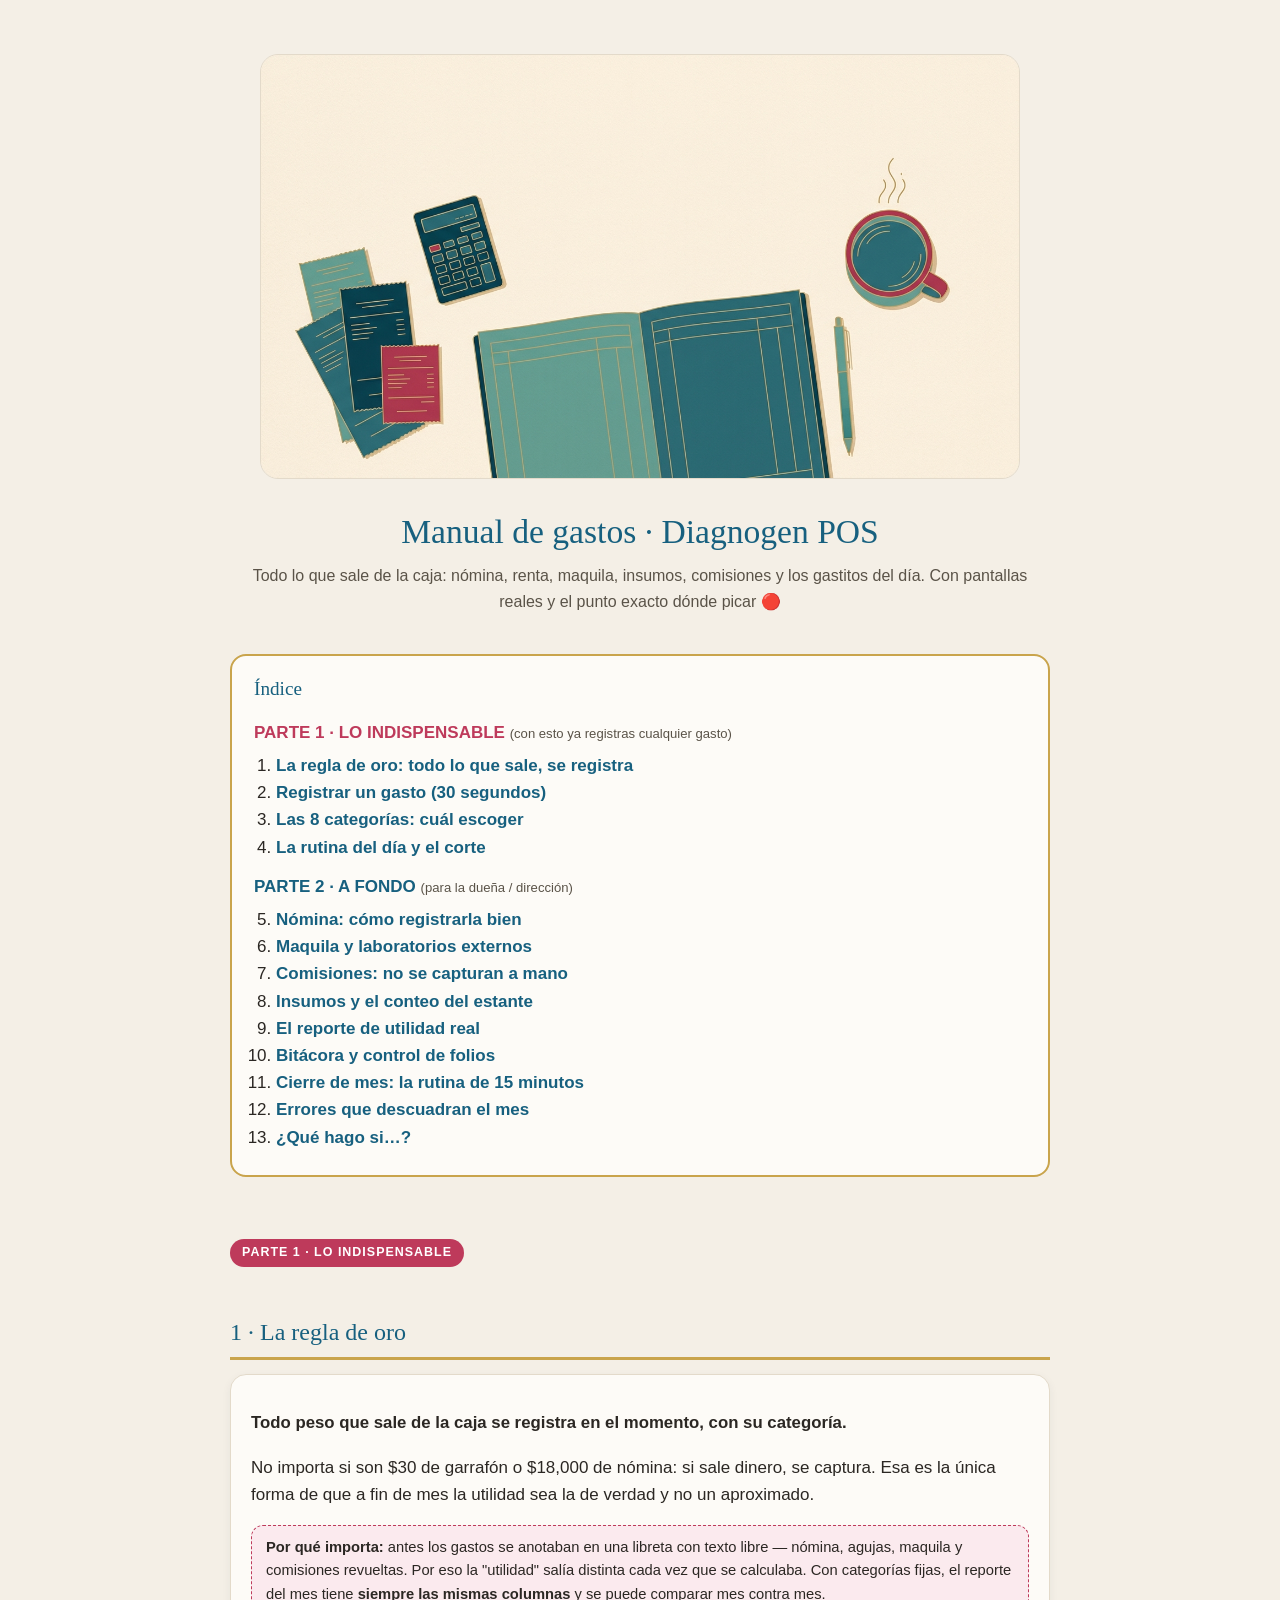
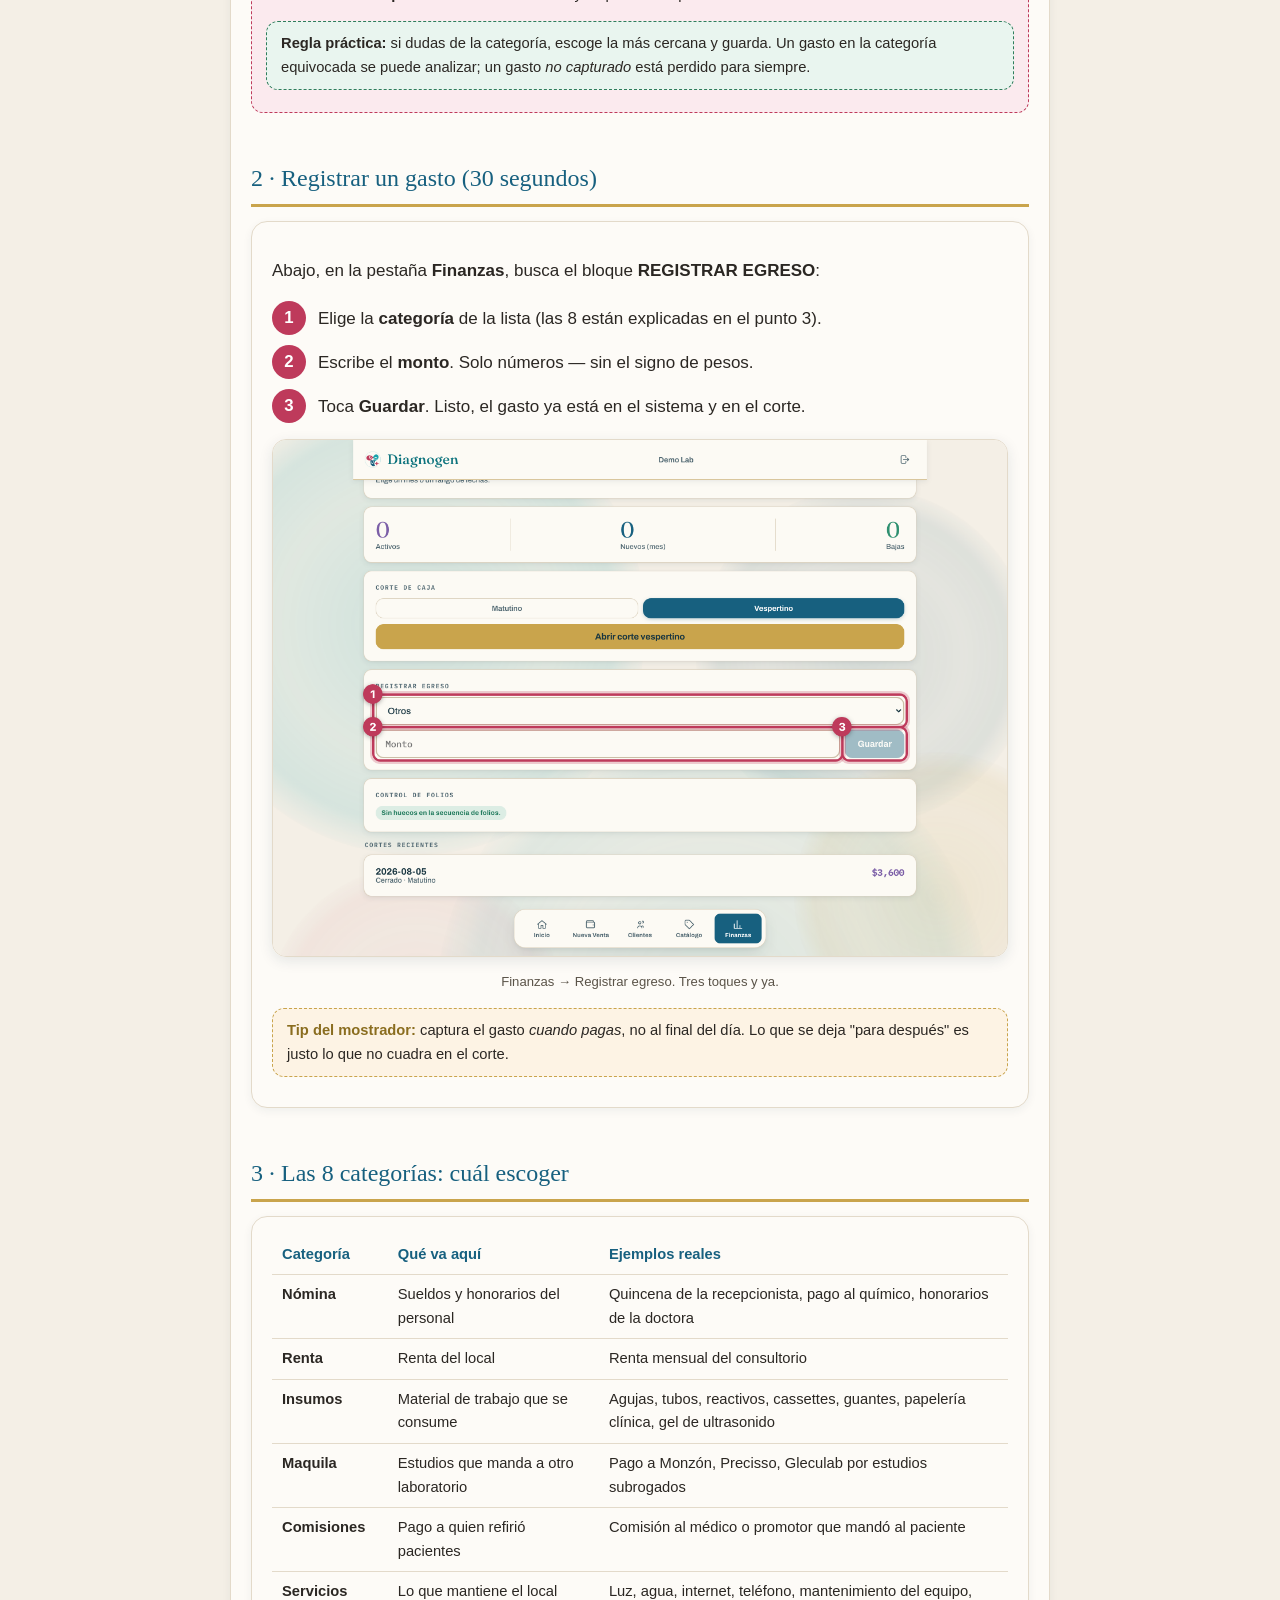
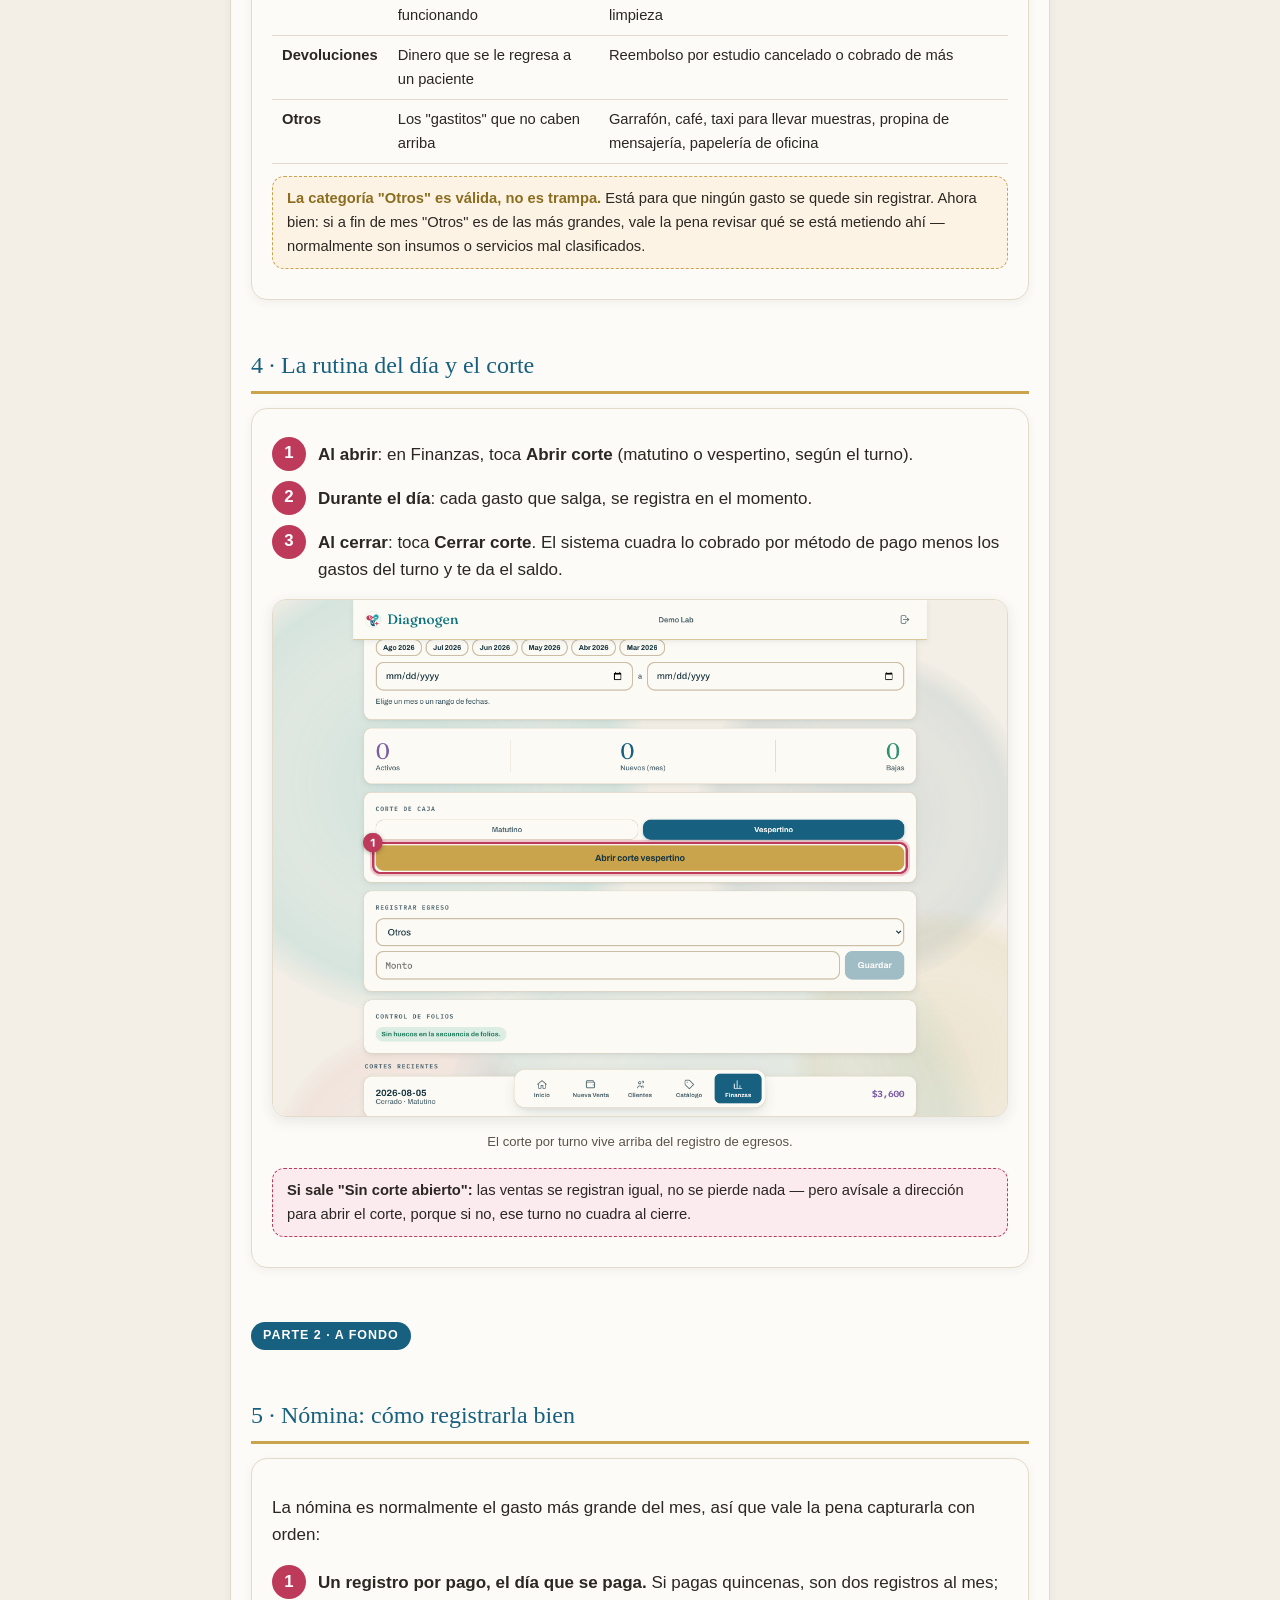
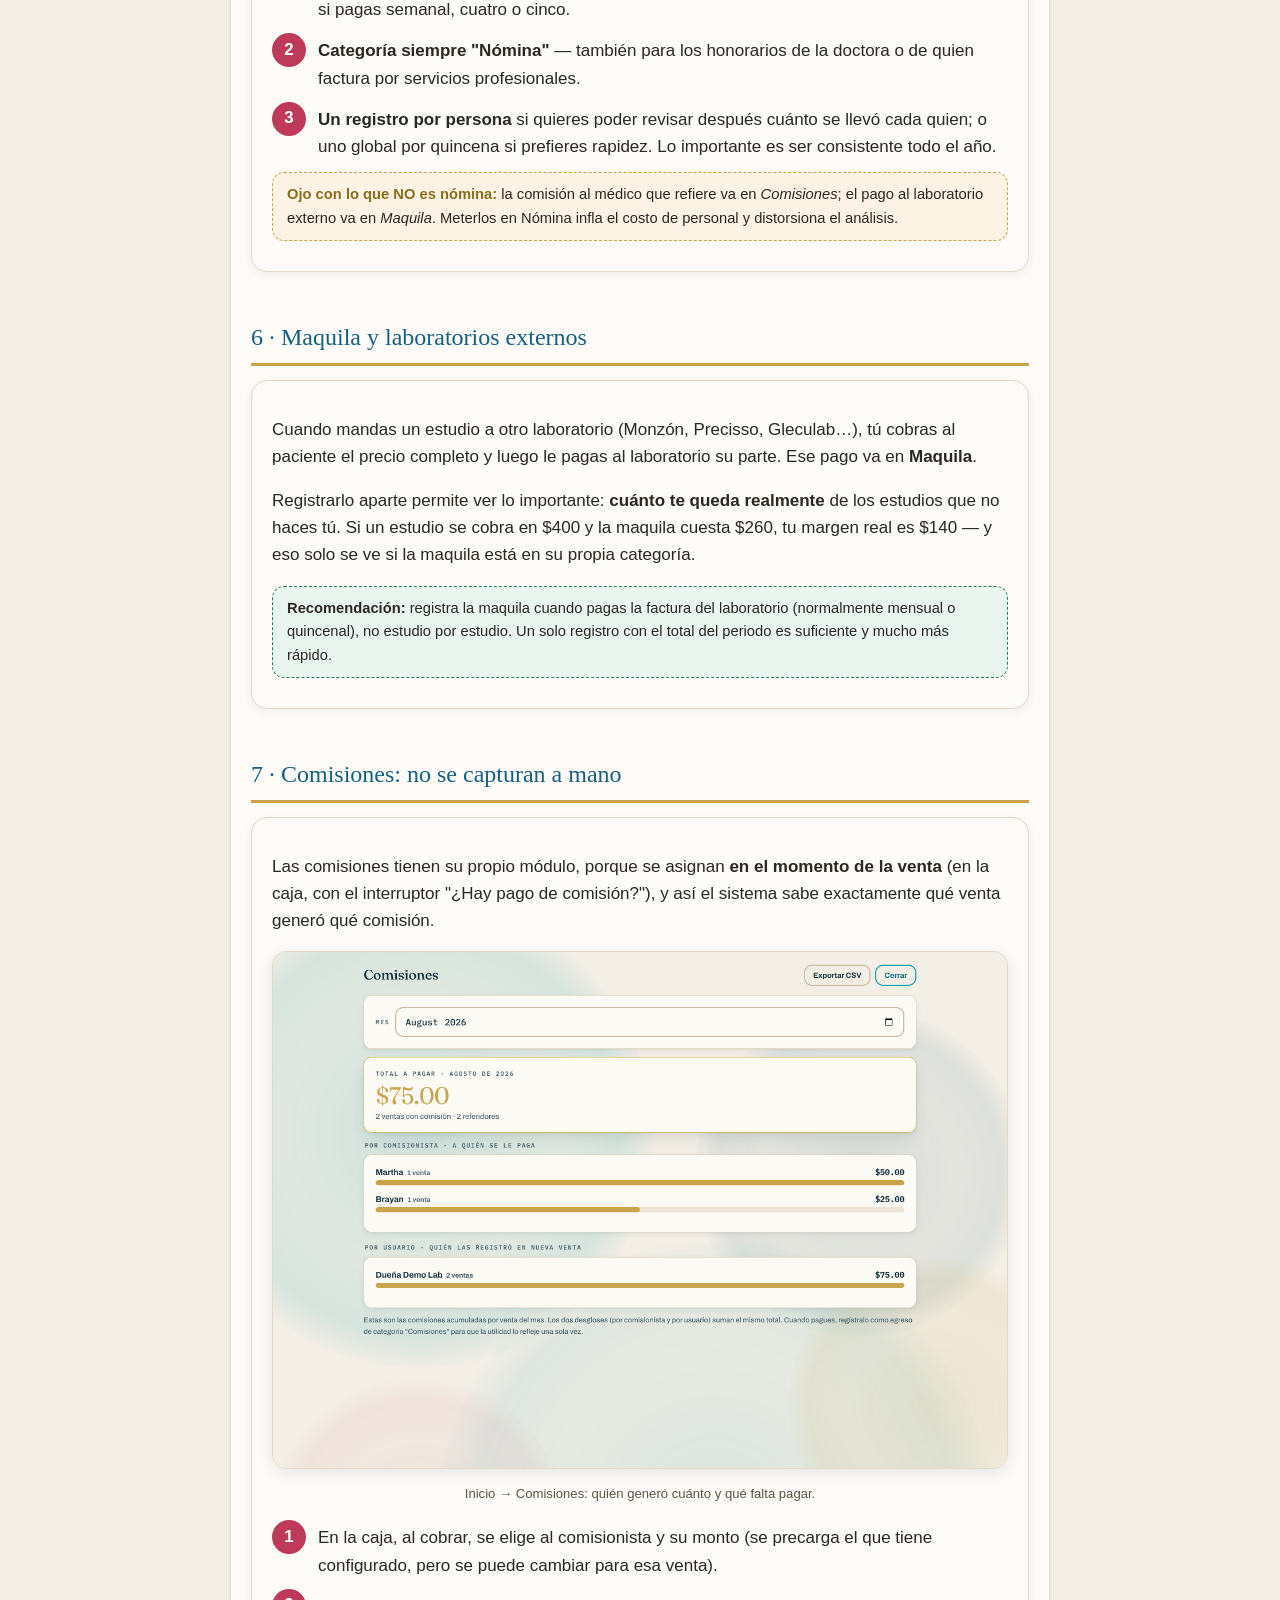
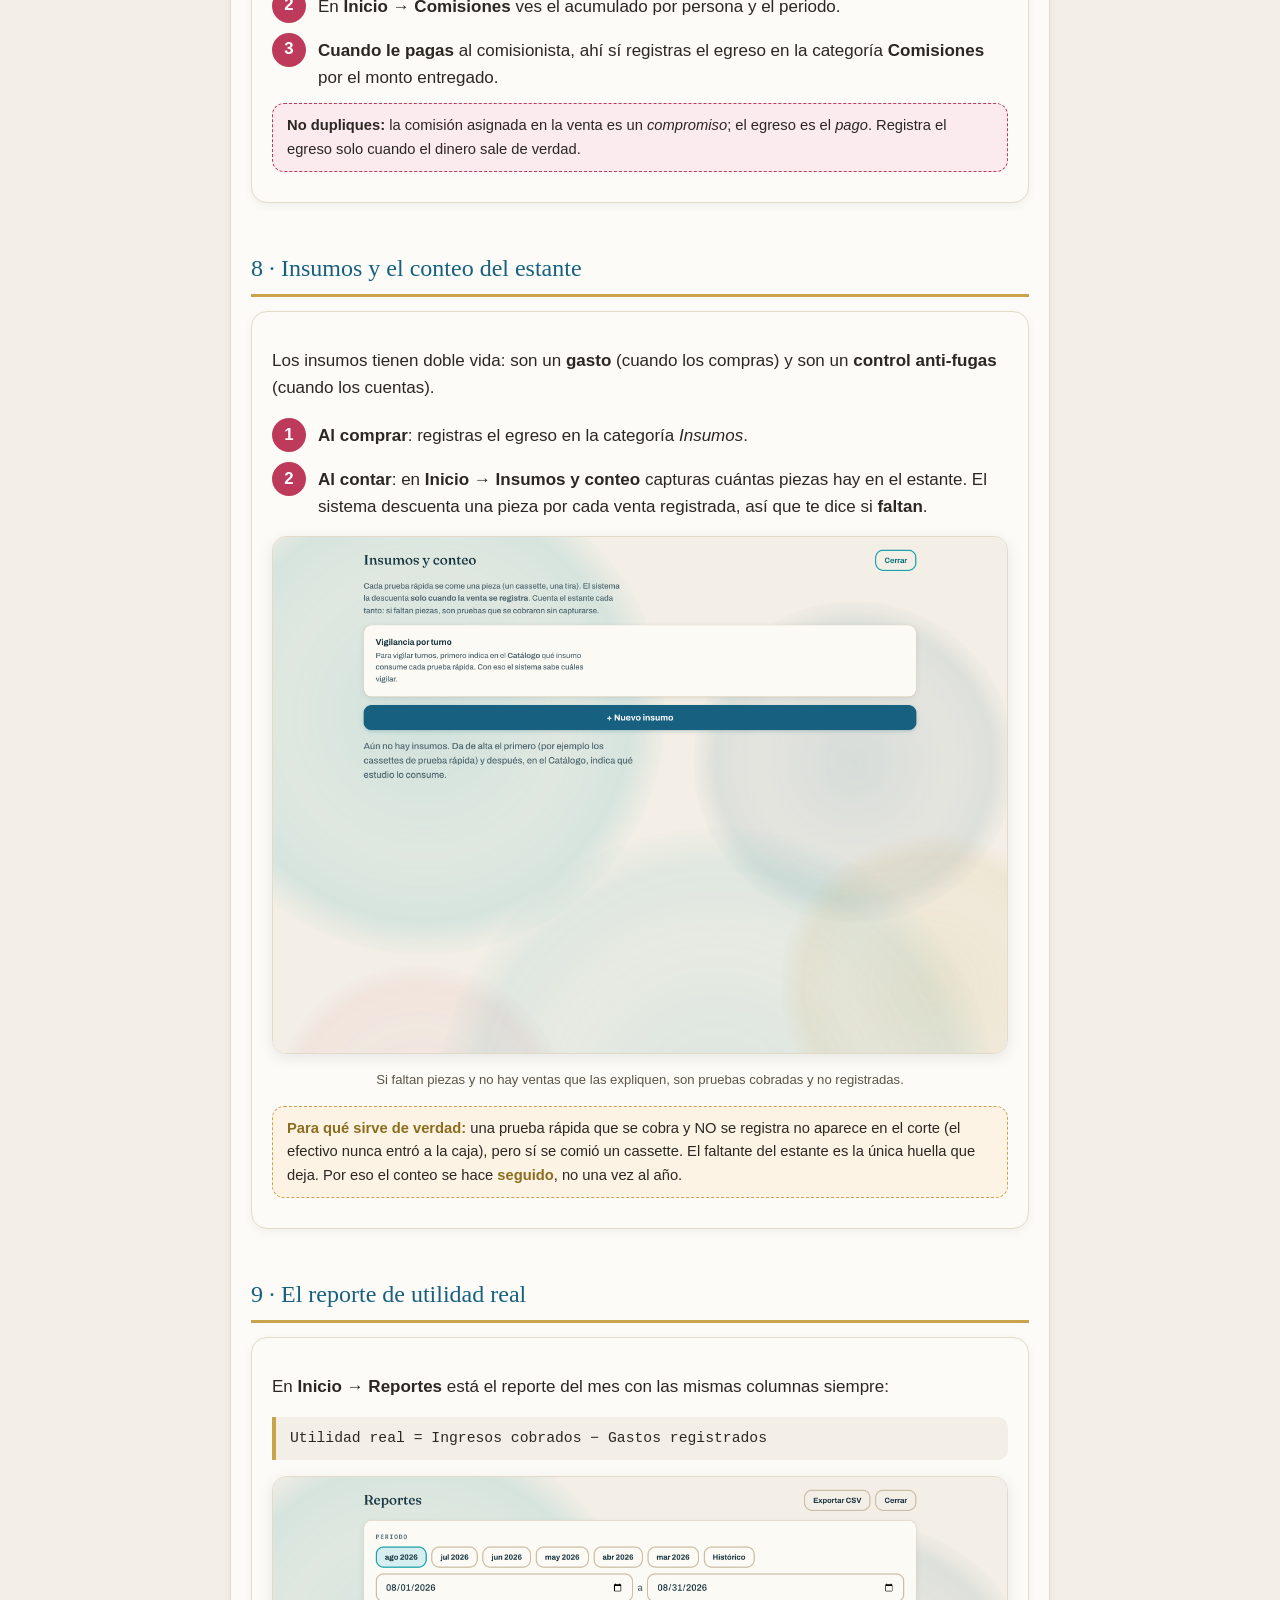
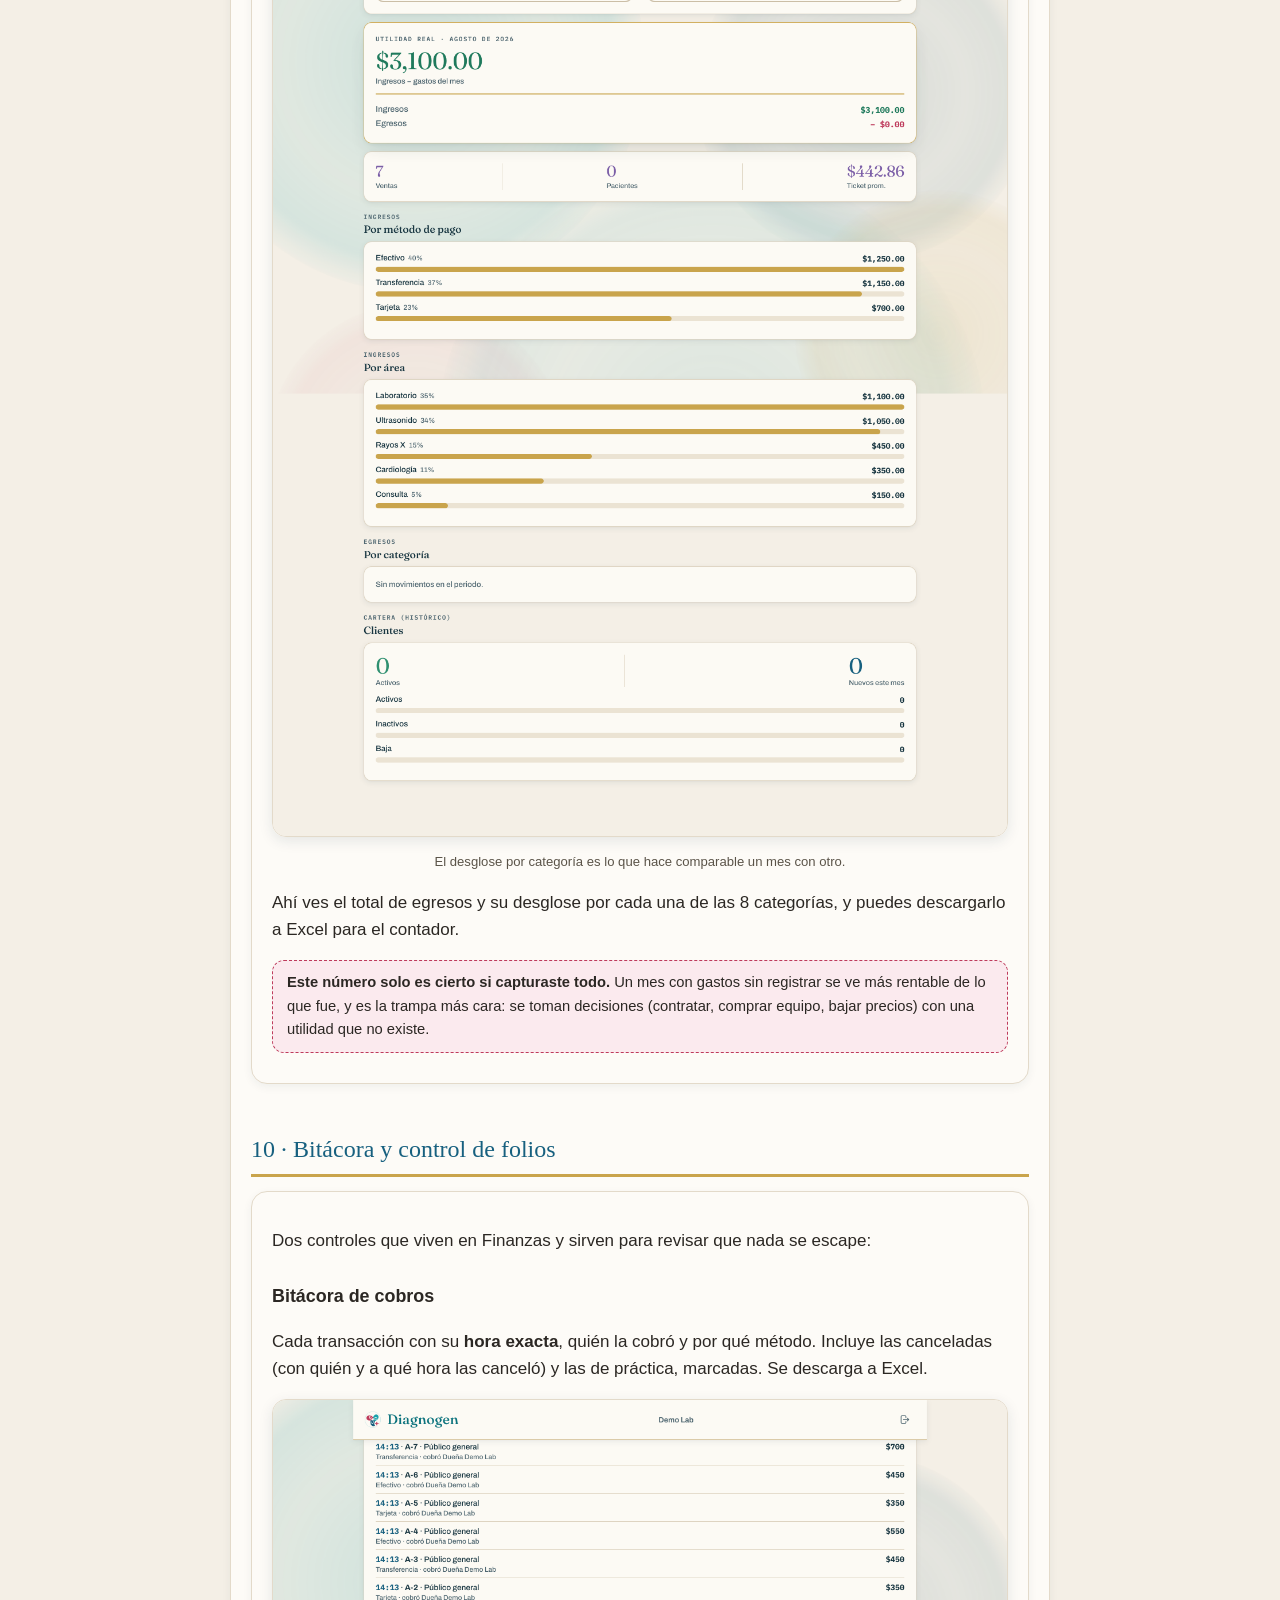
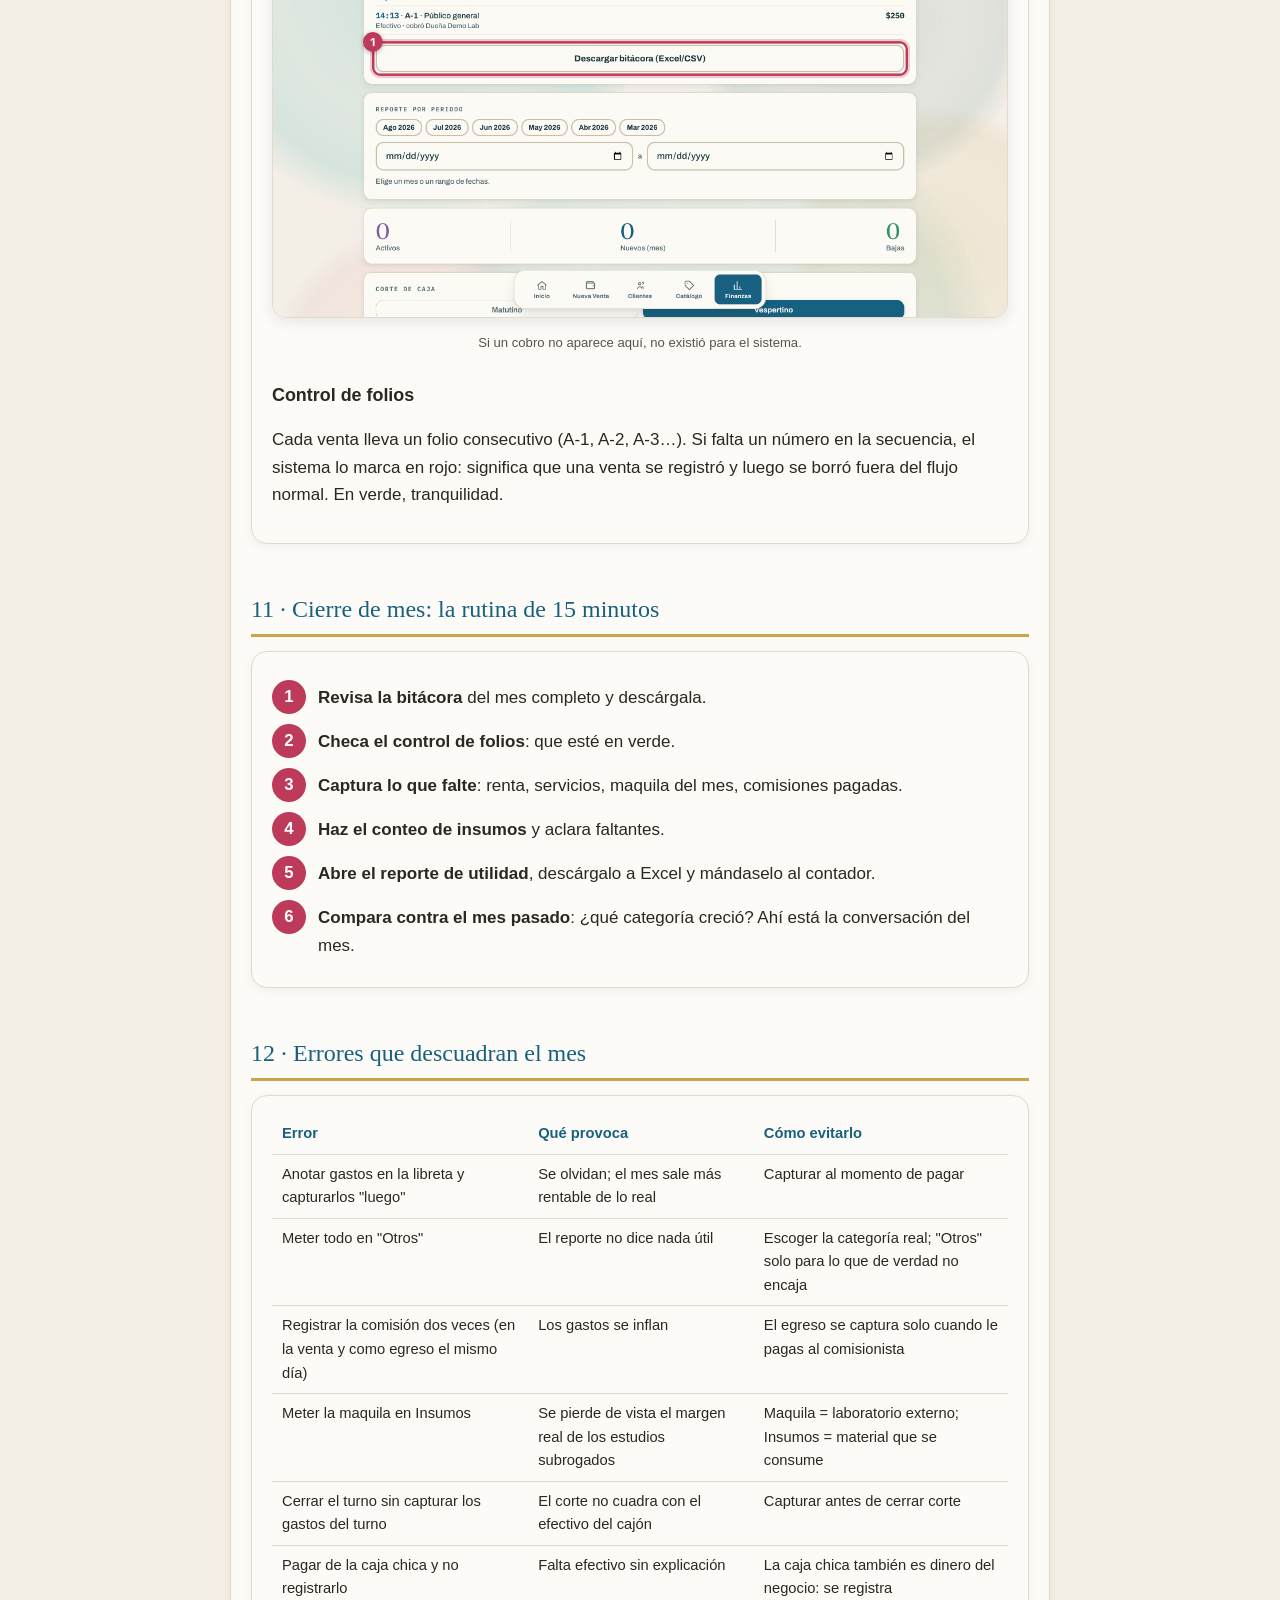
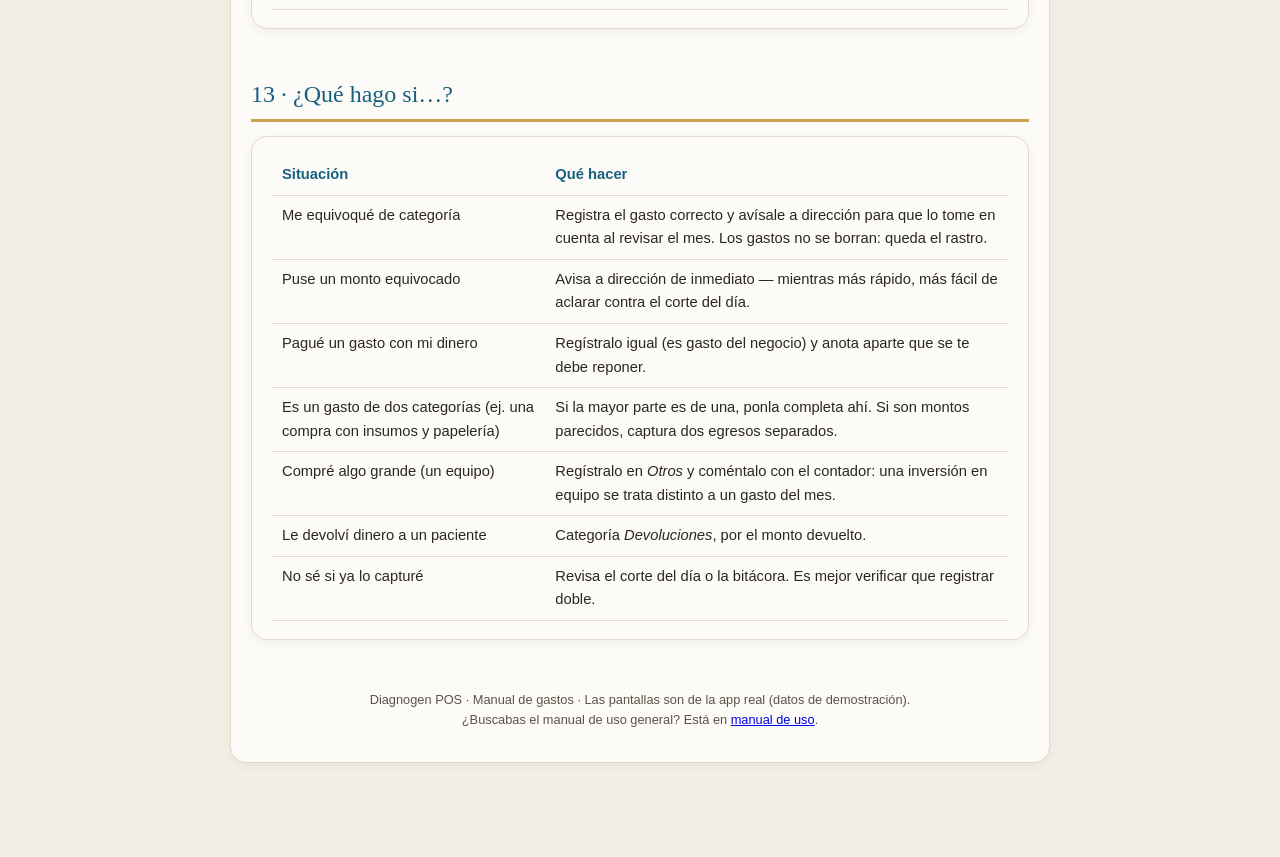
<file: gastos/index.html>
<!doctype html>
<html lang="es-MX">
<head>
<meta charset="UTF-8">
<meta name="viewport" content="width=device-width, initial-scale=1.0">
<title>Manual de gastos — POS Diagnogen</title>
<meta name="robots" content="noindex">
<style>
  :root {
    --papel: #F4EFE6; --blanco: #FDFBF7; --tinta: #2B2723; --tinta2: #5A5348;
    --teal: #17A2AC; --petroleo: #17607F; --carmin: #BE3A5B; --oro: #C9A44C;
    --linea: #E3DACA; --verde: #2E7D5B;
  }
  * { box-sizing: border-box; }
  body { margin: 0; background: var(--papel); color: var(--tinta);
    font: 17px/1.6 -apple-system, "Segoe UI", Roboto, sans-serif; }
  .hoja { max-width: 860px; margin: 0 auto; padding: 28px 20px 80px; }
  header.portada { text-align: center; padding: 26px 0 10px; }
  header.portada img.cover { width: 100%; max-width: 760px; border-radius: 18px; border: 1px solid var(--linea); }
  h1 { font-family: Georgia, 'Times New Roman', serif; font-weight: 500; font-size: 2.1rem; color: var(--petroleo); margin: 18px 0 4px; }
  .sub { color: var(--tinta2); font-size: 1rem; margin: 0 0 8px; }
  h2 { font-family: Georgia, serif; font-weight: 500; font-size: 1.5rem; color: var(--petroleo);
    border-bottom: 3px solid var(--oro); padding-bottom: 6px; margin: 46px 0 6px; }
  h3 { font-size: 1.12rem; margin: 28px 0 6px; color: var(--tinta); }
  .parte { display: inline-block; background: var(--carmin); color: #fff; font-weight: 800;
    font-size: .78rem; letter-spacing: .08em; padding: 4px 12px; border-radius: 999px; margin-top: 40px; }
  .parte.dos { background: var(--petroleo); }
  .tarjeta { background: var(--blanco); border: 1px solid var(--linea); border-radius: 16px;
    padding: 18px 20px; margin: 14px 0; box-shadow: 0 3px 10px rgba(23,53,64,.06); }
  .paso { display: flex; gap: 12px; align-items: flex-start; margin: 10px 0; }
  .n { flex: 0 0 34px; width: 34px; height: 34px; background: var(--carmin); color: #fff;
    font-weight: 800; font-size: 1.05rem; border-radius: 999px; display: flex; align-items: center; justify-content: center; }
  .paso p { margin: 4px 0 0; }
  figure { margin: 16px 0; text-align: center; }
  figure img { max-width: 100%; border-radius: 14px; border: 1px solid var(--linea); box-shadow: 0 4px 14px rgba(23,53,64,.10); }
  figcaption { font-size: .82rem; color: var(--tinta2); margin-top: 6px; }
  .ojo { background: #FDF3E4; border: 1.5px dashed var(--oro); border-radius: 12px; padding: 10px 14px; font-size: .92rem; margin: 12px 0; }
  .ojo strong { color: #8a6d1f; }
  .alerta { background: #FBEAEE; border: 1.5px dashed var(--carmin); border-radius: 12px; padding: 10px 14px; font-size: .92rem; margin: 12px 0; }
  .bien { background: #E9F5EF; border: 1.5px dashed var(--verde); border-radius: 12px; padding: 10px 14px; font-size: .92rem; margin: 12px 0; }
  nav.indice { background: var(--blanco); border: 2px solid var(--oro); border-radius: 16px; padding: 18px 22px; margin: 22px 0; }
  nav.indice h2 { border: 0; margin: 0 0 8px; font-size: 1.2rem; }
  nav.indice ol { margin: 6px 0; padding-left: 22px; }
  nav.indice a { color: var(--petroleo); text-decoration: none; font-weight: 650; }
  nav.indice a:hover { text-decoration: underline; }
  nav.indice .mini { font-size: .82rem; color: var(--tinta2); font-weight: 400; }
  table { width: 100%; border-collapse: collapse; font-size: .92rem; }
  th, td { text-align: left; padding: 8px 10px; border-bottom: 1px solid var(--linea); vertical-align: top; }
  th { color: var(--petroleo); }
  td.cat { font-weight: 700; white-space: nowrap; }
  .pie { text-align: center; color: var(--tinta2); font-size: .8rem; margin-top: 50px; }
  .formula { background: var(--papel); border-left: 4px solid var(--oro); padding: 10px 14px; margin: 12px 0;
    font-family: ui-monospace, monospace; font-size: .92rem; border-radius: 0 10px 10px 0; }
  @media print {
    body { background: #fff; font-size: 13px; }
    .tarjeta, figure img { box-shadow: none; }
    h2 { page-break-before: always; }
    nav.indice h2 { page-break-before: avoid; }
  }
</style>
</head>
<body>
<div class="hoja">

<header class="portada">
  <img class="cover" src="img/portada.png" alt="">
  <h1>Manual de gastos · Diagnogen POS</h1>
  <p class="sub">Todo lo que sale de la caja: nómina, renta, maquila, insumos, comisiones y los gastitos del día. Con pantallas reales y el punto exacto dónde picar 🔴</p>
</header>

<nav class="indice">
  <h2>Índice</h2>
  <p style="margin:4px 0"><strong style="color:var(--carmin)">PARTE 1 · LO INDISPENSABLE</strong> <span class="mini">(con esto ya registras cualquier gasto)</span></p>
  <ol>
    <li><a href="#regla">La regla de oro: todo lo que sale, se registra</a></li>
    <li><a href="#registrar">Registrar un gasto (30 segundos)</a></li>
    <li><a href="#categorias">Las 8 categorías: cuál escoger</a></li>
    <li><a href="#dia">La rutina del día y el corte</a></li>
  </ol>
  <p style="margin:12px 0 4px"><strong style="color:var(--petroleo)">PARTE 2 · A FONDO</strong> <span class="mini">(para la dueña / dirección)</span></p>
  <ol start="5">
    <li><a href="#nomina">Nómina: cómo registrarla bien</a></li>
    <li><a href="#maquila">Maquila y laboratorios externos</a></li>
    <li><a href="#comisiones">Comisiones: no se capturan a mano</a></li>
    <li><a href="#insumos">Insumos y el conteo del estante</a></li>
    <li><a href="#utilidad">El reporte de utilidad real</a></li>
    <li><a href="#bitacora">Bitácora y control de folios</a></li>
    <li><a href="#mes">Cierre de mes: la rutina de 15 minutos</a></li>
    <li><a href="#errores">Errores que descuadran el mes</a></li>
    <li><a href="#faq">¿Qué hago si…?</a></li>
  </ol>
</nav>

<span class="parte">PARTE 1 · LO INDISPENSABLE</span>

<h2 id="regla">1 · La regla de oro</h2>
<div class="tarjeta">
  <p style="font-size:1.05rem"><strong>Todo peso que sale de la caja se registra en el momento, con su categoría.</strong></p>
  <p style="margin-top:10px">No importa si son $30 de garrafón o $18,000 de nómina: si sale dinero, se captura. Esa es la única forma de que a fin de mes la utilidad sea la de verdad y no un aproximado.</p>
  <div class="alerta"><strong>Por qué importa:</strong> antes los gastos se anotaban en una libreta con texto libre — nómina, agujas, maquila y comisiones revueltas. Por eso la "utilidad" salía distinta cada vez que se calculaba. Con categorías fijas, el reporte del mes tiene <strong>siempre las mismas columnas</strong> y se puede comparar mes contra mes.</p>
  <div class="bien"><strong>Regla práctica:</strong> si dudas de la categoría, escoge la más cercana y guarda. Un gasto en la categoría equivocada se puede analizar; un gasto <em>no capturado</em> está perdido para siempre.</div>
</div>

<h2 id="registrar">2 · Registrar un gasto (30 segundos)</h2>
<div class="tarjeta">
  <p>Abajo, en la pestaña <strong>Finanzas</strong>, busca el bloque <strong>REGISTRAR EGRESO</strong>:</p>
  <div class="paso"><div class="n">1</div><p>Elige la <strong>categoría</strong> de la lista (las 8 están explicadas en el punto 3).</p></div>
  <div class="paso"><div class="n">2</div><p>Escribe el <strong>monto</strong>. Solo números — sin el signo de pesos.</p></div>
  <div class="paso"><div class="n">3</div><p>Toca <strong>Guardar</strong>. Listo, el gasto ya está en el sistema y en el corte.</p></div>
  <figure><img src="img/01-registrar-egreso.png" alt="Registrar egreso en Finanzas"><figcaption>Finanzas → Registrar egreso. Tres toques y ya.</figcaption></figure>
  <div class="ojo"><strong>Tip del mostrador:</strong> captura el gasto <em>cuando pagas</em>, no al final del día. Lo que se deja "para después" es justo lo que no cuadra en el corte.</div>
</div>

<h2 id="categorias">3 · Las 8 categorías: cuál escoger</h2>
<div class="tarjeta">
  <table>
    <tr><th>Categoría</th><th>Qué va aquí</th><th>Ejemplos reales</th></tr>
    <tr><td class="cat">Nómina</td><td>Sueldos y honorarios del personal</td><td>Quincena de la recepcionista, pago al químico, honorarios de la doctora</td></tr>
    <tr><td class="cat">Renta</td><td>Renta del local</td><td>Renta mensual del consultorio</td></tr>
    <tr><td class="cat">Insumos</td><td>Material de trabajo que se consume</td><td>Agujas, tubos, reactivos, cassettes, guantes, papelería clínica, gel de ultrasonido</td></tr>
    <tr><td class="cat">Maquila</td><td>Estudios que manda a otro laboratorio</td><td>Pago a Monzón, Precisso, Gleculab por estudios subrogados</td></tr>
    <tr><td class="cat">Comisiones</td><td>Pago a quien refirió pacientes</td><td>Comisión al médico o promotor que mandó al paciente</td></tr>
    <tr><td class="cat">Servicios</td><td>Lo que mantiene el local funcionando</td><td>Luz, agua, internet, teléfono, mantenimiento del equipo, limpieza</td></tr>
    <tr><td class="cat">Devoluciones</td><td>Dinero que se le regresa a un paciente</td><td>Reembolso por estudio cancelado o cobrado de más</td></tr>
    <tr><td class="cat">Otros</td><td>Los "gastitos" que no caben arriba</td><td>Garrafón, café, taxi para llevar muestras, propina de mensajería, papelería de oficina</td></tr>
  </table>
  <div class="ojo"><strong>La categoría "Otros" es válida, no es trampa.</strong> Está para que ningún gasto se quede sin registrar. Ahora bien: si a fin de mes "Otros" es de las más grandes, vale la pena revisar qué se está metiendo ahí — normalmente son insumos o servicios mal clasificados.</div>
</div>

<h2 id="dia">4 · La rutina del día y el corte</h2>
<div class="tarjeta">
  <div class="paso"><div class="n">1</div><p><strong>Al abrir</strong>: en Finanzas, toca <strong>Abrir corte</strong> (matutino o vespertino, según el turno).</p></div>
  <div class="paso"><div class="n">2</div><p><strong>Durante el día</strong>: cada gasto que salga, se registra en el momento.</p></div>
  <div class="paso"><div class="n">3</div><p><strong>Al cerrar</strong>: toca <strong>Cerrar corte</strong>. El sistema cuadra lo cobrado por método de pago menos los gastos del turno y te da el saldo.</p></div>
  <figure><img src="img/02-corte.png" alt="Corte de caja"><figcaption>El corte por turno vive arriba del registro de egresos.</figcaption></figure>
  <div class="alerta"><strong>Si sale "Sin corte abierto":</strong> las ventas se registran igual, no se pierde nada — pero avísale a dirección para abrir el corte, porque si no, ese turno no cuadra al cierre.</div>
</div>

<span class="parte dos">PARTE 2 · A FONDO</span>

<h2 id="nomina">5 · Nómina: cómo registrarla bien</h2>
<div class="tarjeta">
  <p>La nómina es normalmente el gasto más grande del mes, así que vale la pena capturarla con orden:</p>
  <div class="paso"><div class="n">1</div><p><strong>Un registro por pago, el día que se paga.</strong> Si pagas quincenas, son dos registros al mes; si pagas semanal, cuatro o cinco.</p></div>
  <div class="paso"><div class="n">2</div><p><strong>Categoría siempre "Nómina"</strong> — también para los honorarios de la doctora o de quien factura por servicios profesionales.</p></div>
  <div class="paso"><div class="n">3</div><p><strong>Un registro por persona</strong> si quieres poder revisar después cuánto se llevó cada quien; o uno global por quincena si prefieres rapidez. Lo importante es ser consistente todo el año.</p></div>
  <div class="ojo"><strong>Ojo con lo que NO es nómina:</strong> la comisión al médico que refiere va en <em>Comisiones</em>; el pago al laboratorio externo va en <em>Maquila</em>. Meterlos en Nómina infla el costo de personal y distorsiona el análisis.</div>
</div>

<h2 id="maquila">6 · Maquila y laboratorios externos</h2>
<div class="tarjeta">
  <p>Cuando mandas un estudio a otro laboratorio (Monzón, Precisso, Gleculab…), tú cobras al paciente el precio completo y luego le pagas al laboratorio su parte. Ese pago va en <strong>Maquila</strong>.</p>
  <p style="margin-top:10px">Registrarlo aparte permite ver lo importante: <strong>cuánto te queda realmente</strong> de los estudios que no haces tú. Si un estudio se cobra en $400 y la maquila cuesta $260, tu margen real es $140 — y eso solo se ve si la maquila está en su propia categoría.</p>
  <div class="bien"><strong>Recomendación:</strong> registra la maquila cuando pagas la factura del laboratorio (normalmente mensual o quincenal), no estudio por estudio. Un solo registro con el total del periodo es suficiente y mucho más rápido.</div>
</div>

<h2 id="comisiones">7 · Comisiones: no se capturan a mano</h2>
<div class="tarjeta">
  <p>Las comisiones tienen su propio módulo, porque se asignan <strong>en el momento de la venta</strong> (en la caja, con el interruptor "¿Hay pago de comisión?"), y así el sistema sabe exactamente qué venta generó qué comisión.</p>
  <figure><img src="img/05-comisiones.png" alt="Reporte de comisiones"><figcaption>Inicio → Comisiones: quién generó cuánto y qué falta pagar.</figcaption></figure>
  <div class="paso"><div class="n">1</div><p>En la caja, al cobrar, se elige al comisionista y su monto (se precarga el que tiene configurado, pero se puede cambiar para esa venta).</p></div>
  <div class="paso"><div class="n">2</div><p>En <strong>Inicio → Comisiones</strong> ves el acumulado por persona y el periodo.</p></div>
  <div class="paso"><div class="n">3</div><p><strong>Cuando le pagas</strong> al comisionista, ahí sí registras el egreso en la categoría <strong>Comisiones</strong> por el monto entregado.</p></div>
  <div class="alerta"><strong>No dupliques:</strong> la comisión asignada en la venta es un <em>compromiso</em>; el egreso es el <em>pago</em>. Registra el egreso solo cuando el dinero sale de verdad.</div>
</div>

<h2 id="insumos">8 · Insumos y el conteo del estante</h2>
<div class="tarjeta">
  <p>Los insumos tienen doble vida: son un <strong>gasto</strong> (cuando los compras) y son un <strong>control anti-fugas</strong> (cuando los cuentas).</p>
  <div class="paso"><div class="n">1</div><p><strong>Al comprar</strong>: registras el egreso en la categoría <em>Insumos</em>.</p></div>
  <div class="paso"><div class="n">2</div><p><strong>Al contar</strong>: en <strong>Inicio → Insumos y conteo</strong> capturas cuántas piezas hay en el estante. El sistema descuenta una pieza por cada venta registrada, así que te dice si <strong>faltan</strong>.</p></div>
  <figure><img src="img/06-insumos.png" alt="Insumos y conteo"><figcaption>Si faltan piezas y no hay ventas que las expliquen, son pruebas cobradas y no registradas.</figcaption></figure>
  <div class="ojo"><strong>Para qué sirve de verdad:</strong> una prueba rápida que se cobra y NO se registra no aparece en el corte (el efectivo nunca entró a la caja), pero sí se comió un cassette. El faltante del estante es la única huella que deja. Por eso el conteo se hace <strong>seguido</strong>, no una vez al año.</div>
</div>

<h2 id="utilidad">9 · El reporte de utilidad real</h2>
<div class="tarjeta">
  <p>En <strong>Inicio → Reportes</strong> está el reporte del mes con las mismas columnas siempre:</p>
  <div class="formula">Utilidad real = Ingresos cobrados − Gastos registrados</div>
  <figure><img src="img/04-reportes.png" alt="Reportes"><figcaption>El desglose por categoría es lo que hace comparable un mes con otro.</figcaption></figure>
  <p>Ahí ves el total de egresos y su desglose por cada una de las 8 categorías, y puedes descargarlo a Excel para el contador.</p>
  <div class="alerta"><strong>Este número solo es cierto si capturaste todo.</strong> Un mes con gastos sin registrar se ve más rentable de lo que fue, y es la trampa más cara: se toman decisiones (contratar, comprar equipo, bajar precios) con una utilidad que no existe.</div>
</div>

<h2 id="bitacora">10 · Bitácora y control de folios</h2>
<div class="tarjeta">
  <p>Dos controles que viven en Finanzas y sirven para revisar que nada se escape:</p>
  <h3>Bitácora de cobros</h3>
  <p>Cada transacción con su <strong>hora exacta</strong>, quién la cobró y por qué método. Incluye las canceladas (con quién y a qué hora las canceló) y las de práctica, marcadas. Se descarga a Excel.</p>
  <figure><img src="img/03-bitacora.png" alt="Bitácora de cobros"><figcaption>Si un cobro no aparece aquí, no existió para el sistema.</figcaption></figure>
  <h3>Control de folios</h3>
  <p>Cada venta lleva un folio consecutivo (A-1, A-2, A-3…). Si falta un número en la secuencia, el sistema lo marca en rojo: significa que una venta se registró y luego se borró fuera del flujo normal. En verde, tranquilidad.</p>
</div>

<h2 id="mes">11 · Cierre de mes: la rutina de 15 minutos</h2>
<div class="tarjeta">
  <div class="paso"><div class="n">1</div><p><strong>Revisa la bitácora</strong> del mes completo y descárgala.</p></div>
  <div class="paso"><div class="n">2</div><p><strong>Checa el control de folios</strong>: que esté en verde.</p></div>
  <div class="paso"><div class="n">3</div><p><strong>Captura lo que falte</strong>: renta, servicios, maquila del mes, comisiones pagadas.</p></div>
  <div class="paso"><div class="n">4</div><p><strong>Haz el conteo de insumos</strong> y aclara faltantes.</p></div>
  <div class="paso"><div class="n">5</div><p><strong>Abre el reporte de utilidad</strong>, descárgalo a Excel y mándaselo al contador.</p></div>
  <div class="paso"><div class="n">6</div><p><strong>Compara contra el mes pasado</strong>: ¿qué categoría creció? Ahí está la conversación del mes.</p></div>
</div>

<h2 id="errores">12 · Errores que descuadran el mes</h2>
<div class="tarjeta">
  <table>
    <tr><th>Error</th><th>Qué provoca</th><th>Cómo evitarlo</th></tr>
    <tr><td>Anotar gastos en la libreta y capturarlos "luego"</td><td>Se olvidan; el mes sale más rentable de lo real</td><td>Capturar al momento de pagar</td></tr>
    <tr><td>Meter todo en "Otros"</td><td>El reporte no dice nada útil</td><td>Escoger la categoría real; "Otros" solo para lo que de verdad no encaja</td></tr>
    <tr><td>Registrar la comisión dos veces (en la venta y como egreso el mismo día)</td><td>Los gastos se inflan</td><td>El egreso se captura solo cuando le pagas al comisionista</td></tr>
    <tr><td>Meter la maquila en Insumos</td><td>Se pierde de vista el margen real de los estudios subrogados</td><td>Maquila = laboratorio externo; Insumos = material que se consume</td></tr>
    <tr><td>Cerrar el turno sin capturar los gastos del turno</td><td>El corte no cuadra con el efectivo del cajón</td><td>Capturar antes de cerrar corte</td></tr>
    <tr><td>Pagar de la caja chica y no registrarlo</td><td>Falta efectivo sin explicación</td><td>La caja chica también es dinero del negocio: se registra</td></tr>
  </table>
</div>

<h2 id="faq">13 · ¿Qué hago si…?</h2>
<div class="tarjeta">
  <table>
    <tr><th>Situación</th><th>Qué hacer</th></tr>
    <tr><td>Me equivoqué de categoría</td><td>Registra el gasto correcto y avísale a dirección para que lo tome en cuenta al revisar el mes. Los gastos no se borran: queda el rastro.</td></tr>
    <tr><td>Puse un monto equivocado</td><td>Avisa a dirección de inmediato — mientras más rápido, más fácil de aclarar contra el corte del día.</td></tr>
    <tr><td>Pagué un gasto con mi dinero</td><td>Regístralo igual (es gasto del negocio) y anota aparte que se te debe reponer.</td></tr>
    <tr><td>Es un gasto de dos categorías (ej. una compra con insumos y papelería)</td><td>Si la mayor parte es de una, ponla completa ahí. Si son montos parecidos, captura dos egresos separados.</td></tr>
    <tr><td>Compré algo grande (un equipo)</td><td>Regístralo en <em>Otros</em> y coméntalo con el contador: una inversión en equipo se trata distinto a un gasto del mes.</td></tr>
    <tr><td>Le devolví dinero a un paciente</td><td>Categoría <em>Devoluciones</em>, por el monto devuelto.</td></tr>
    <tr><td>No sé si ya lo capturé</td><td>Revisa el corte del día o la bitácora. Es mejor verificar que registrar doble.</td></tr>
  </table>
</div>

<p class="pie">Diagnogen POS · Manual de gastos · Las pantallas son de la app real (datos de demostración).<br>
¿Buscabas el manual de uso general? Está en <a href="../manual/">manual de uso</a>.</p>

</div>
</body>
</html>
</file>
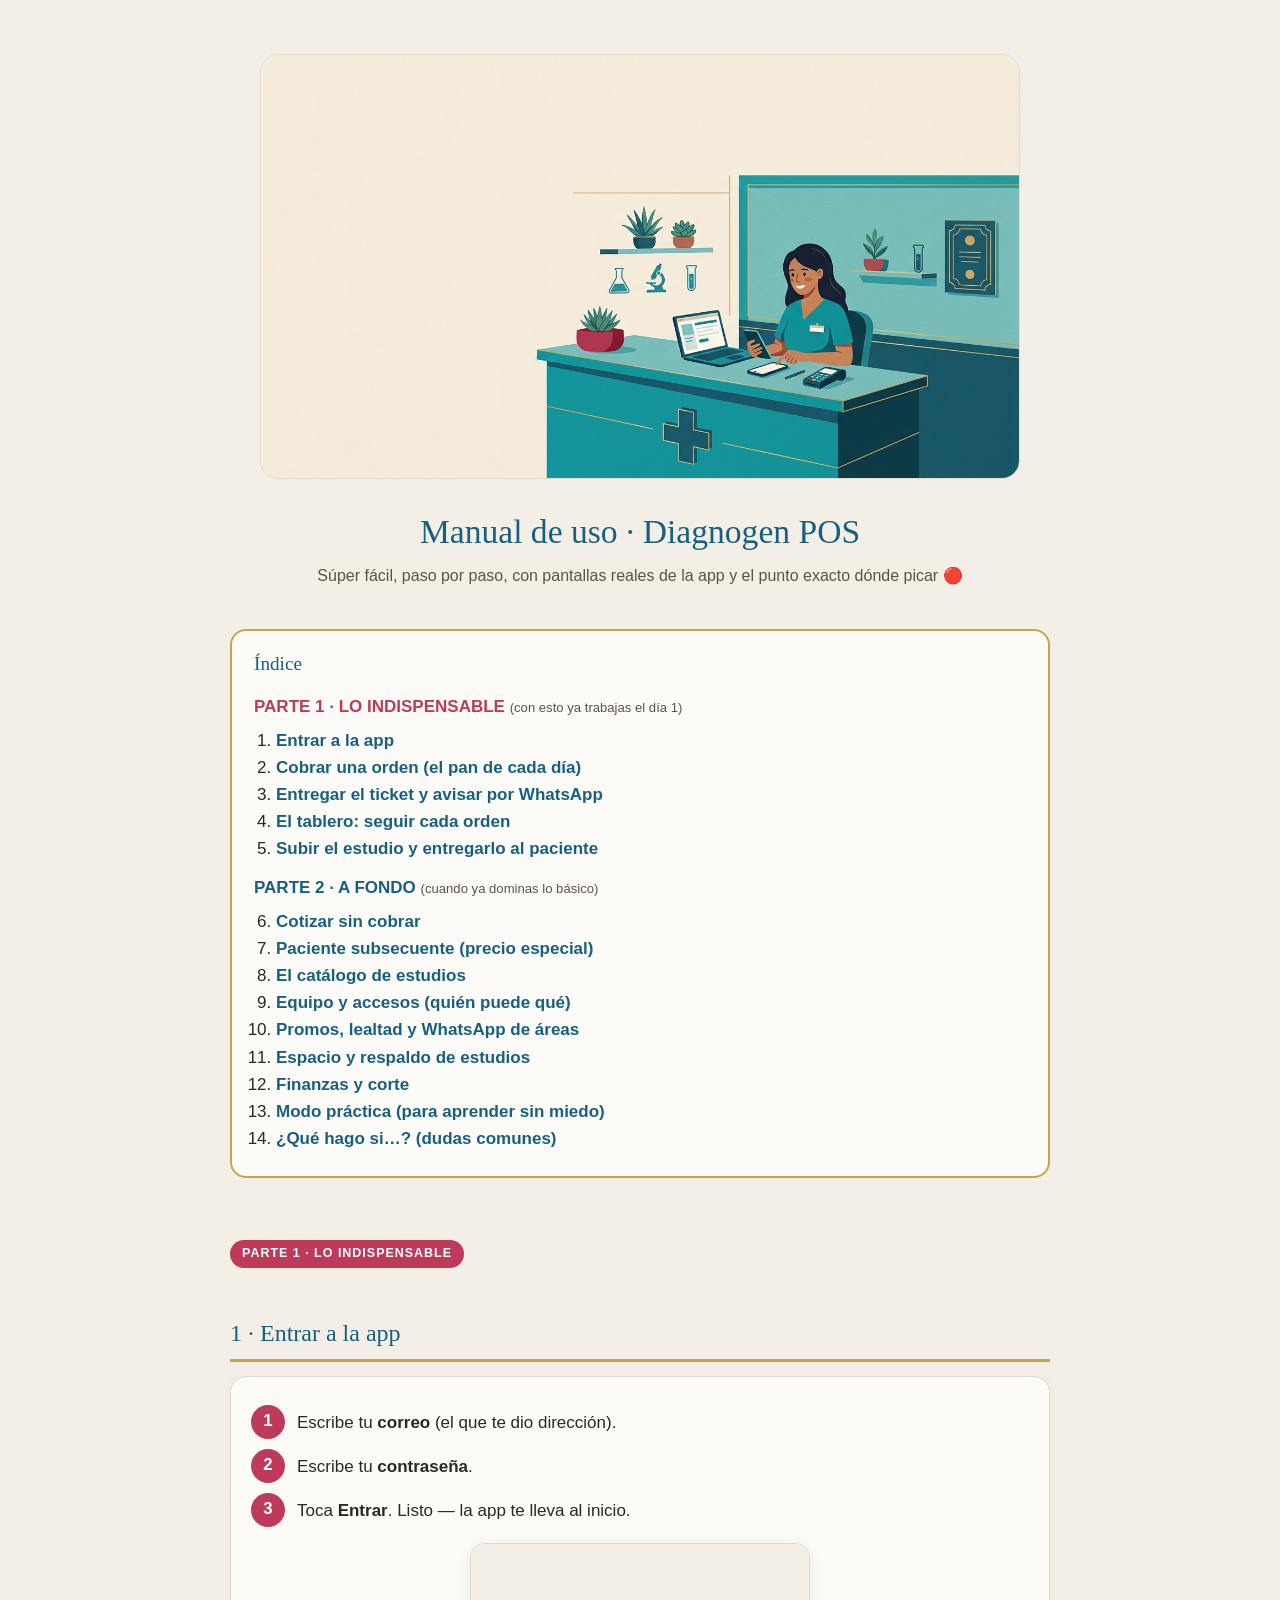
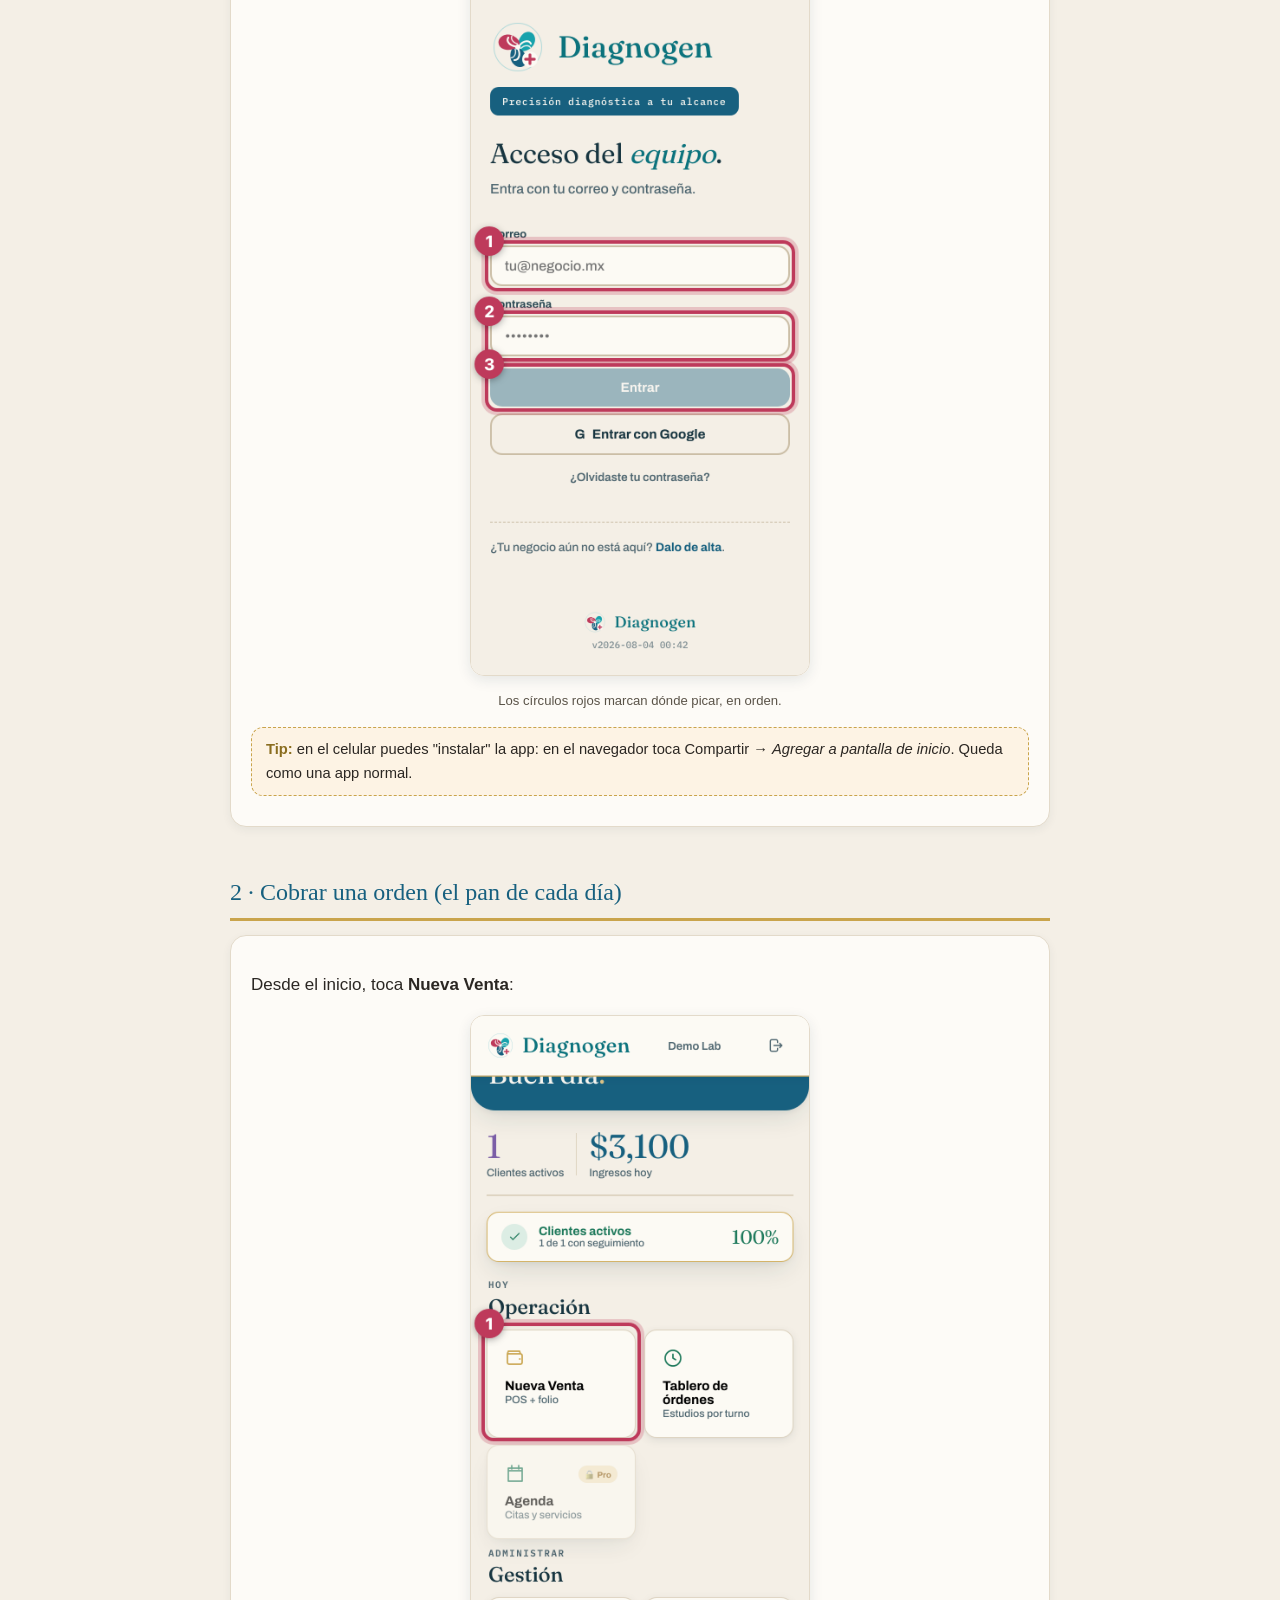
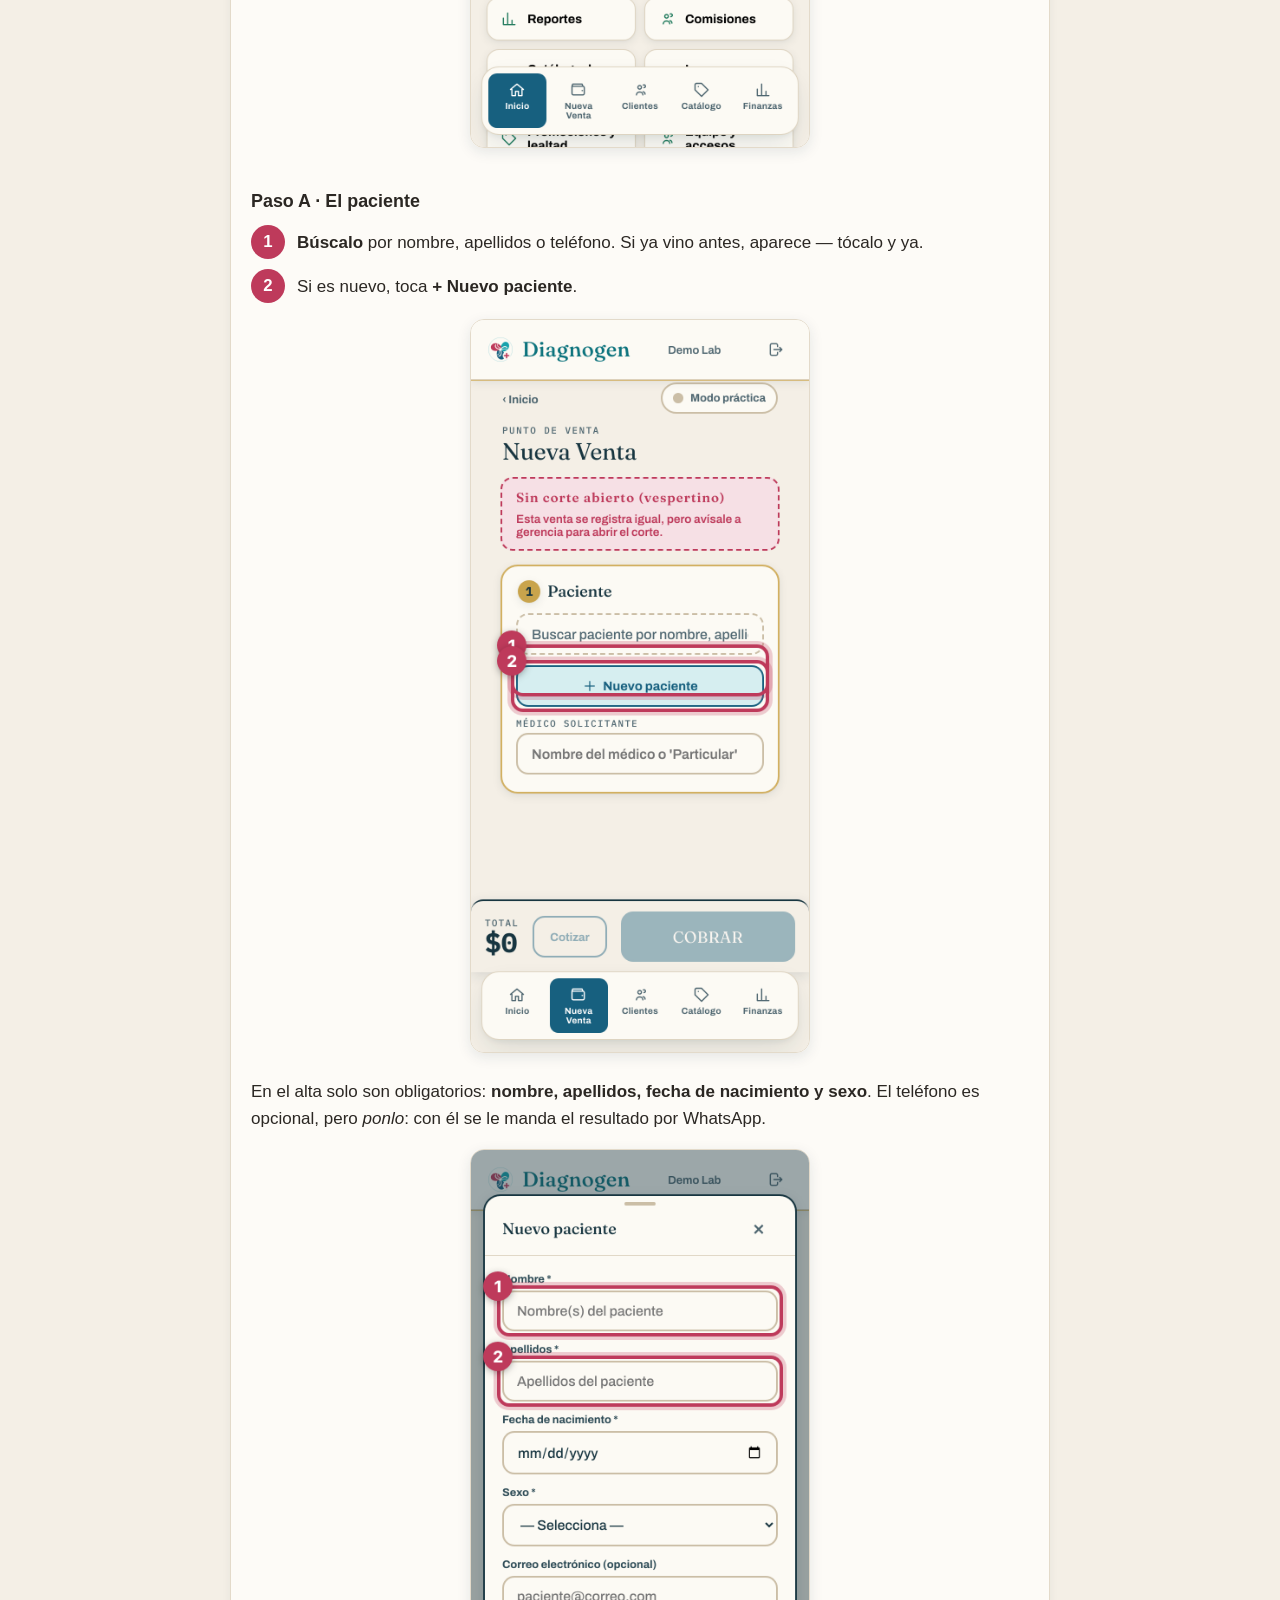
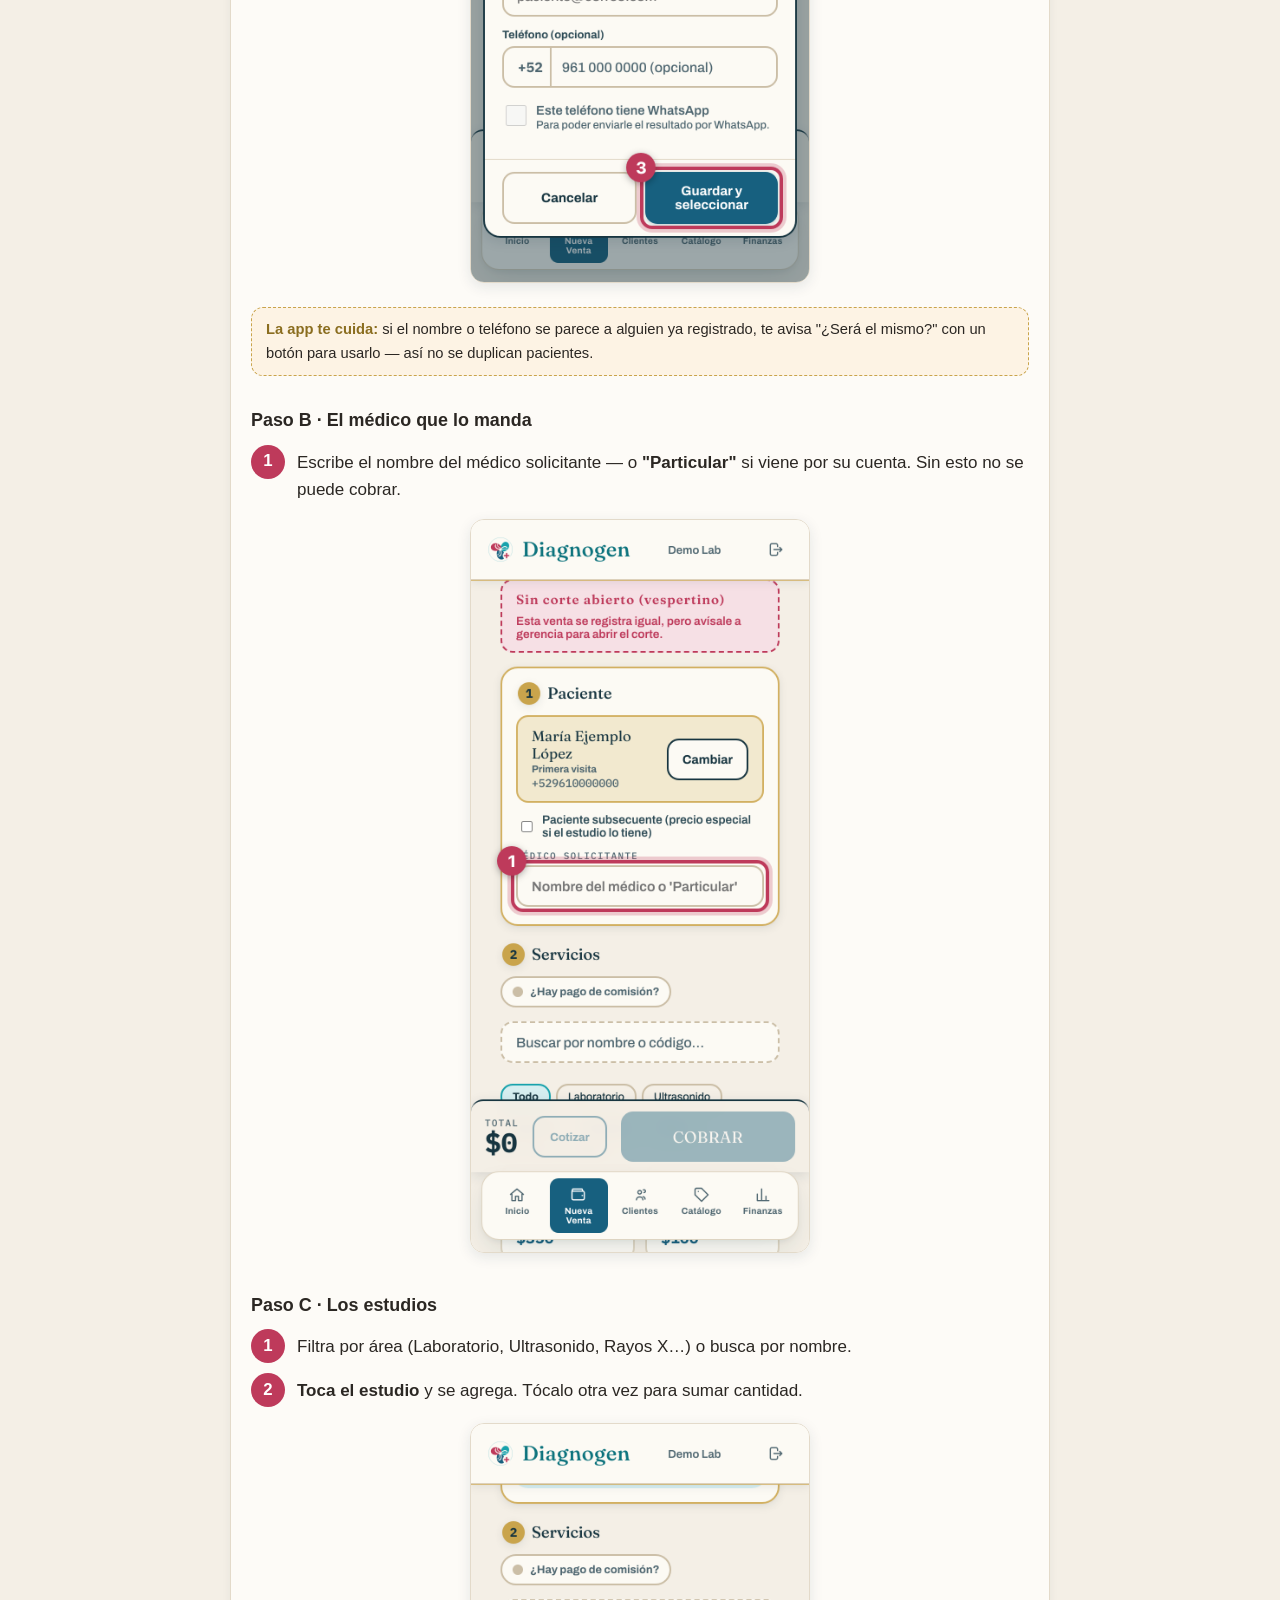
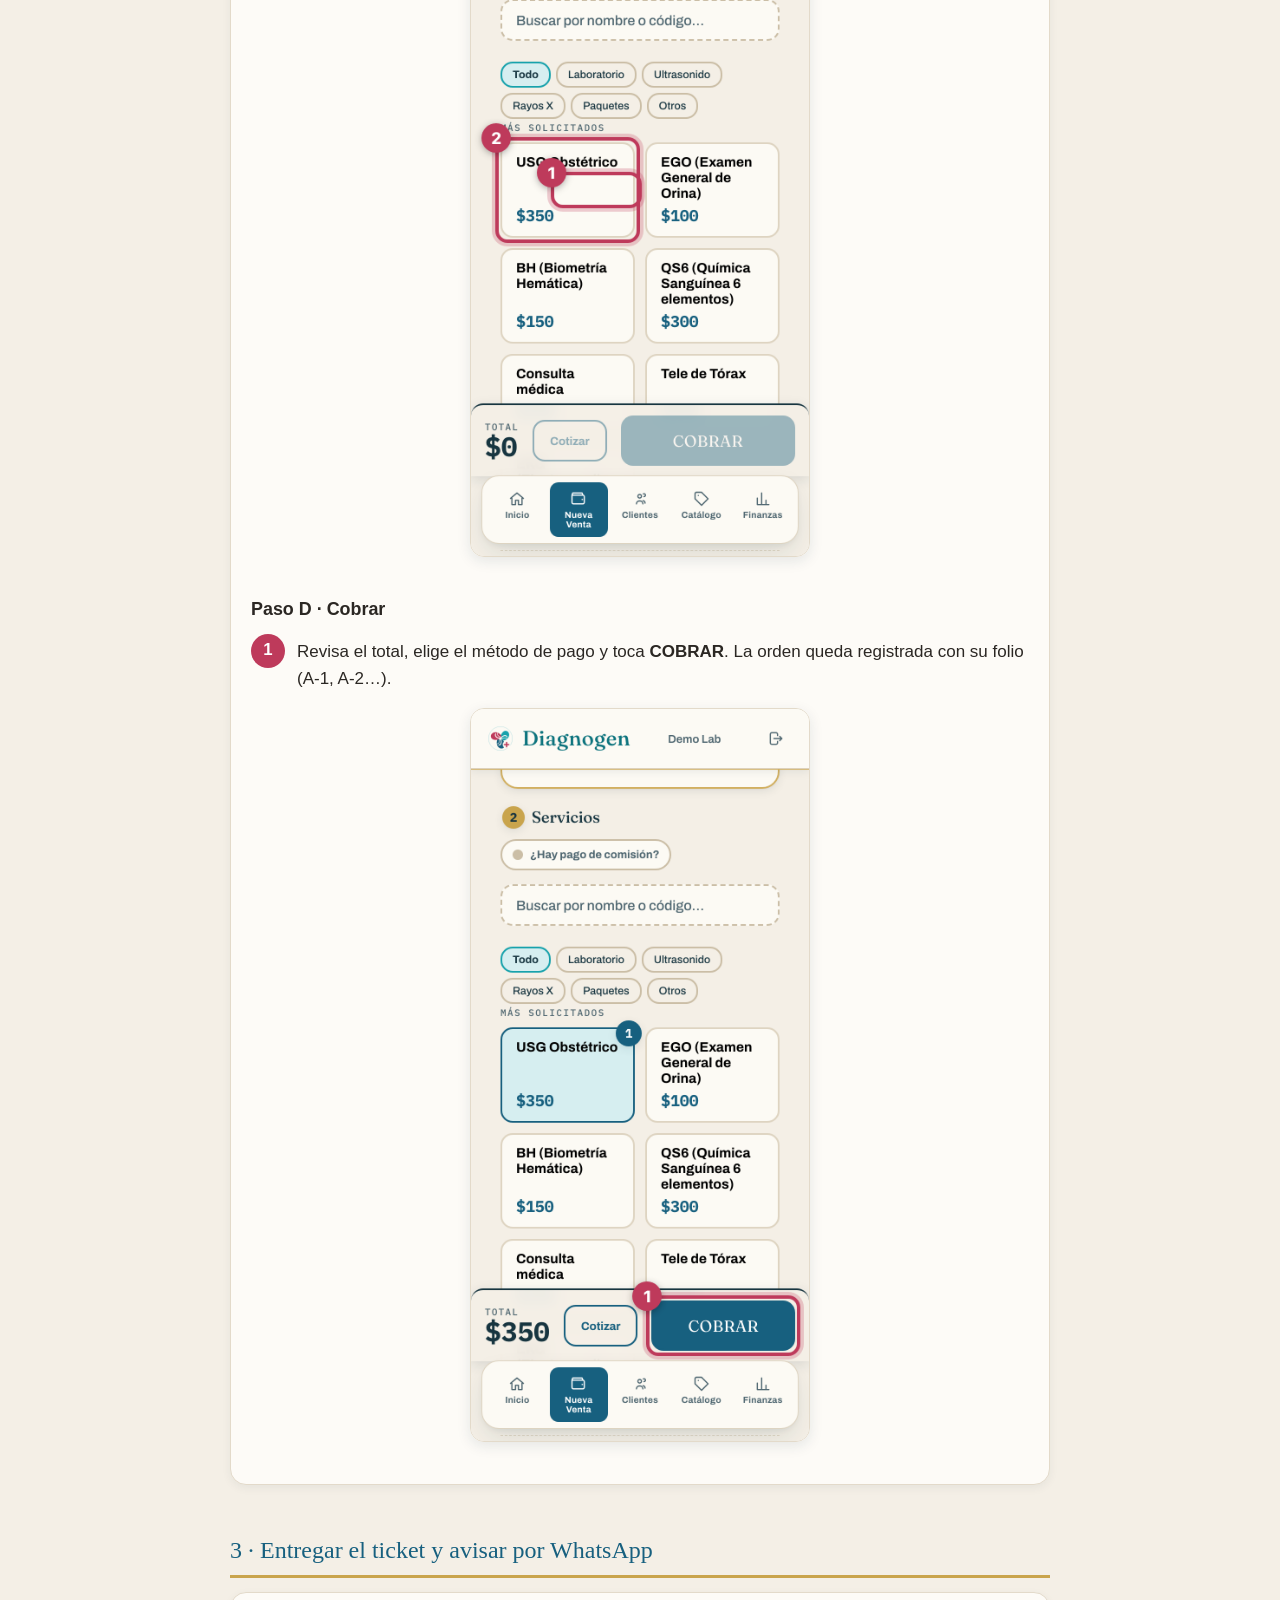
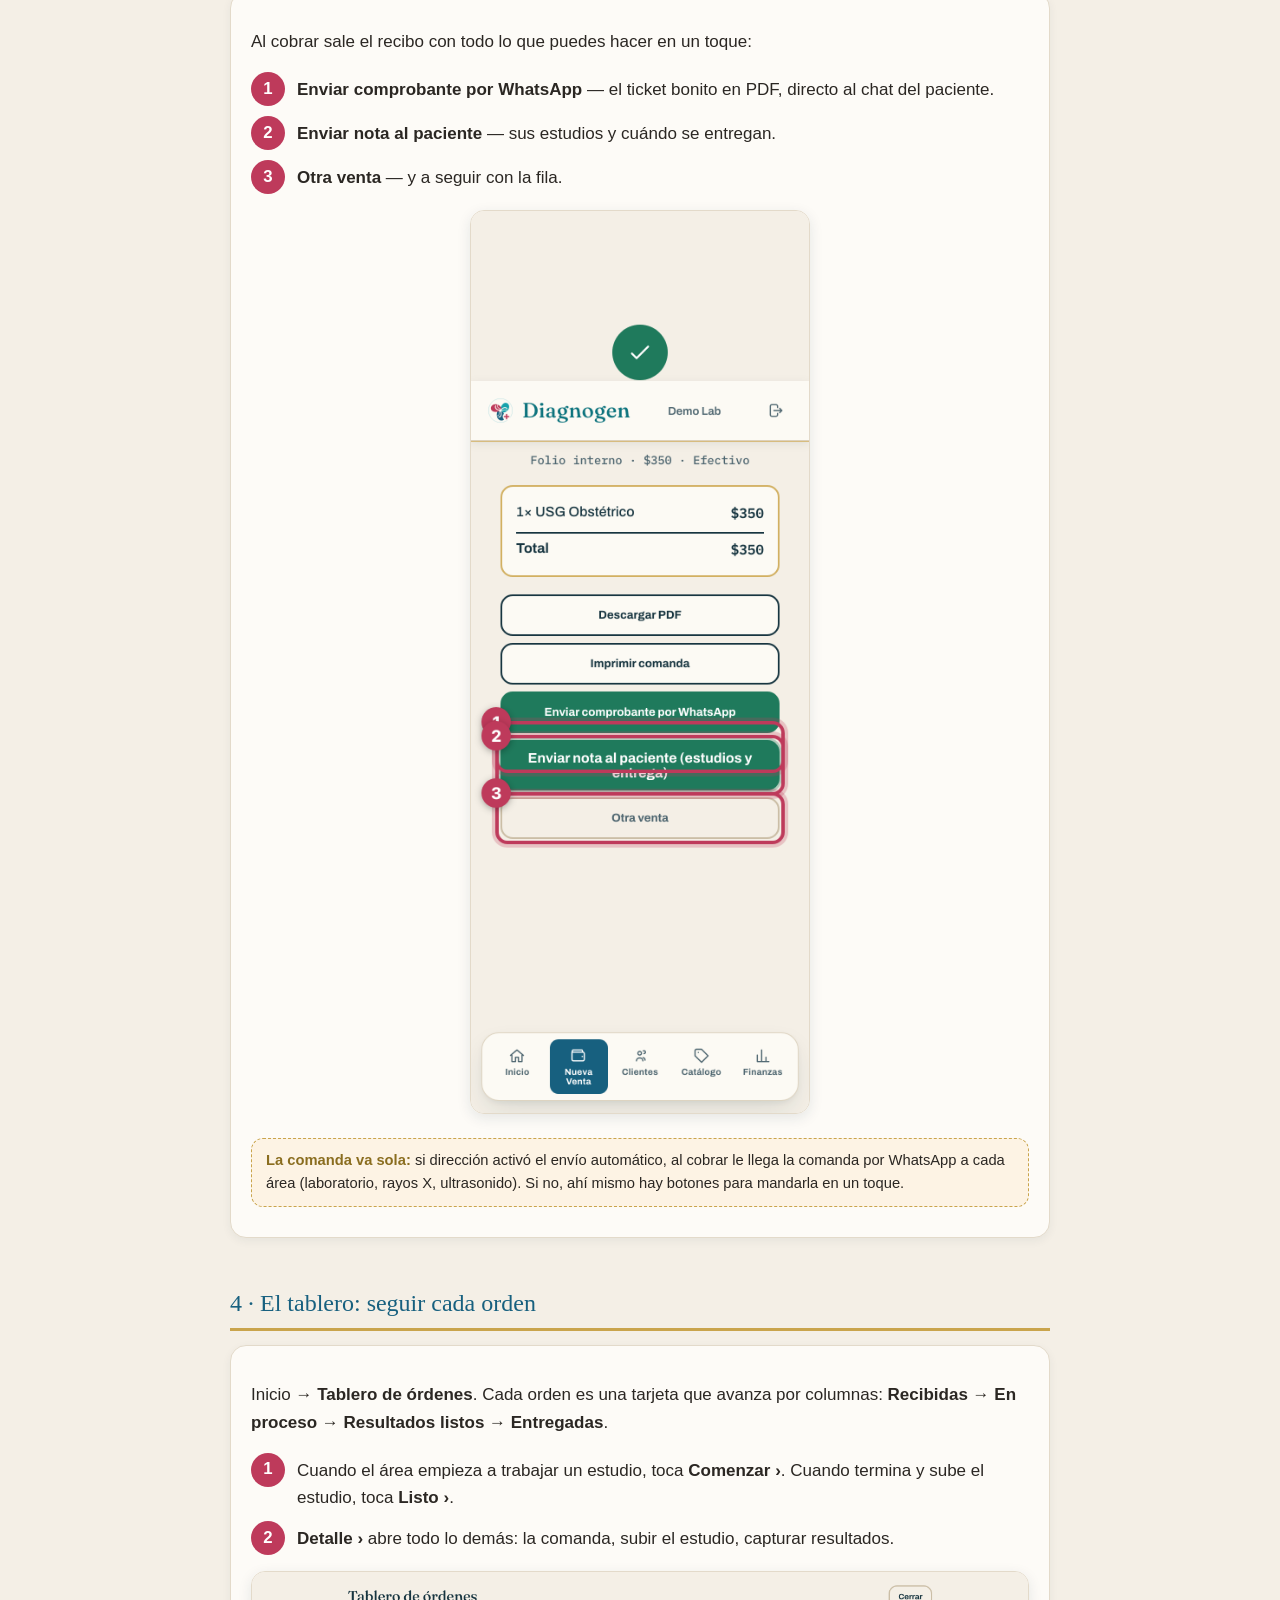
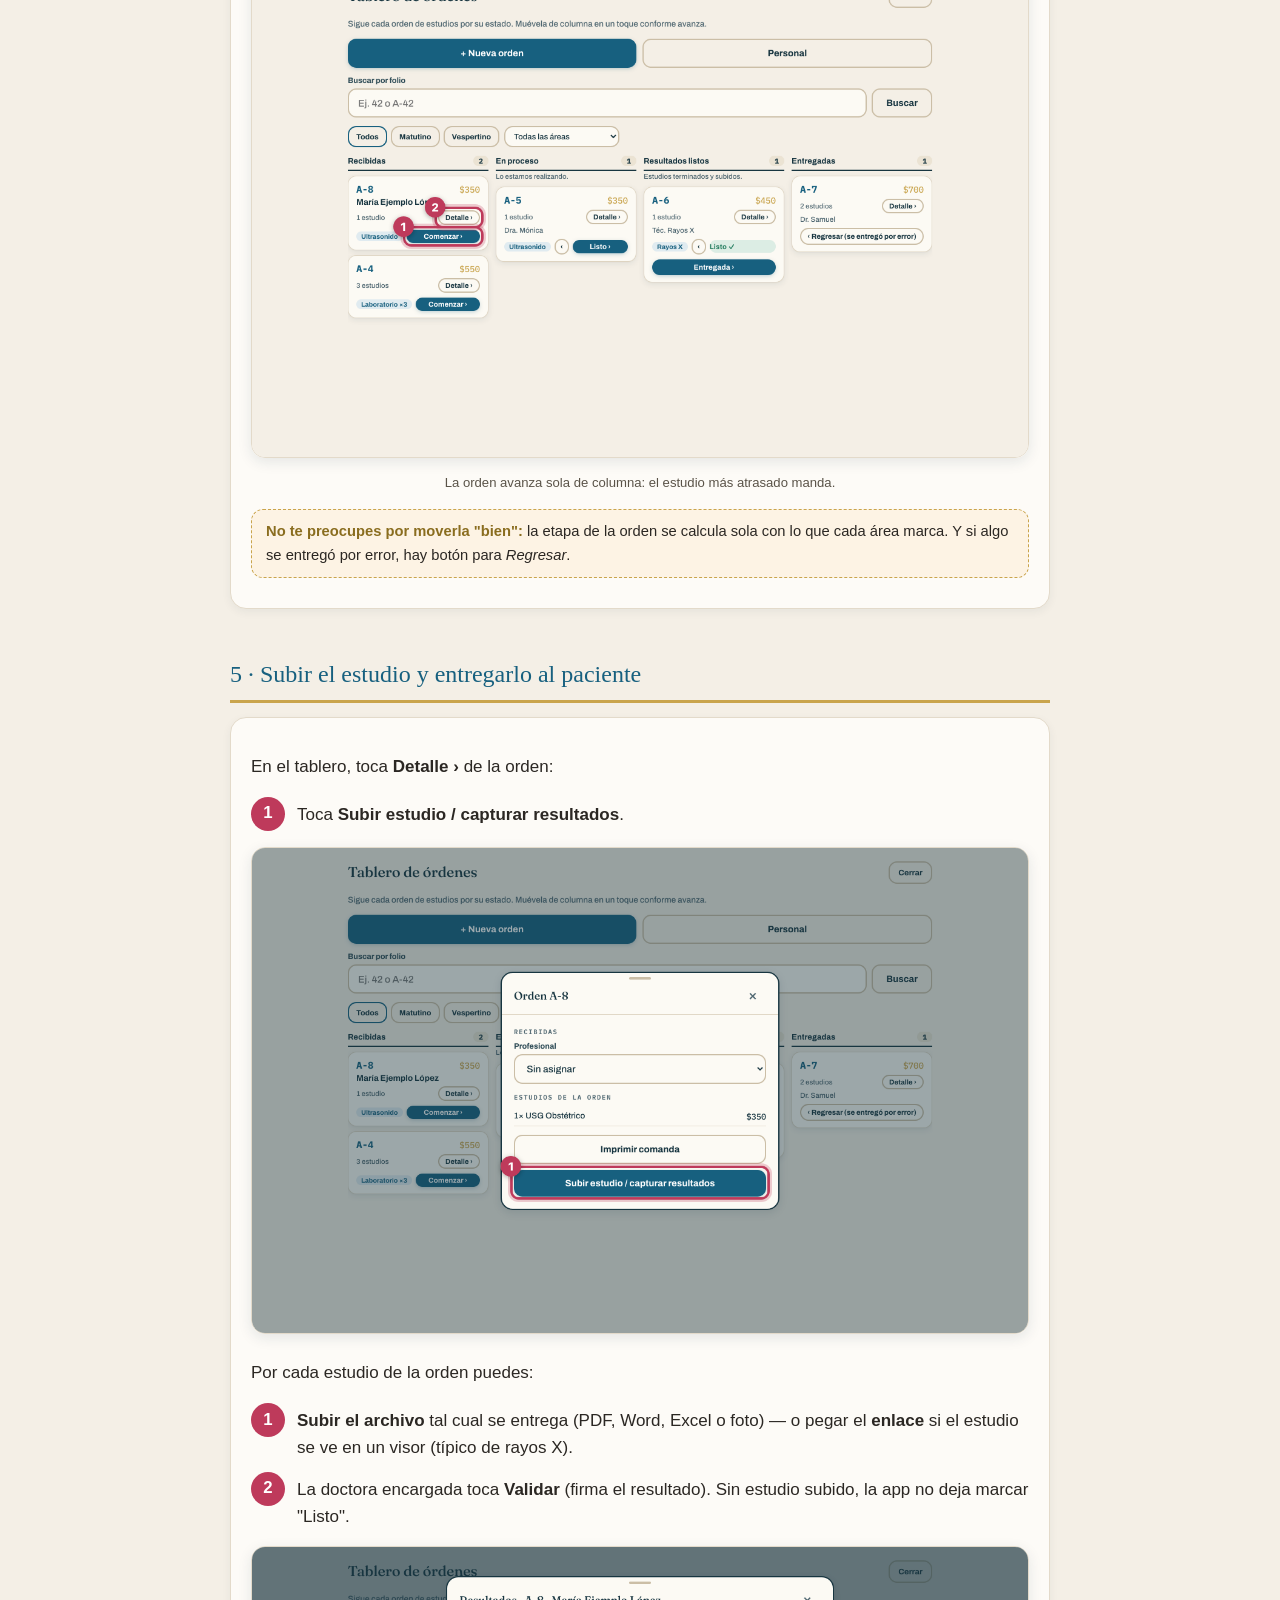
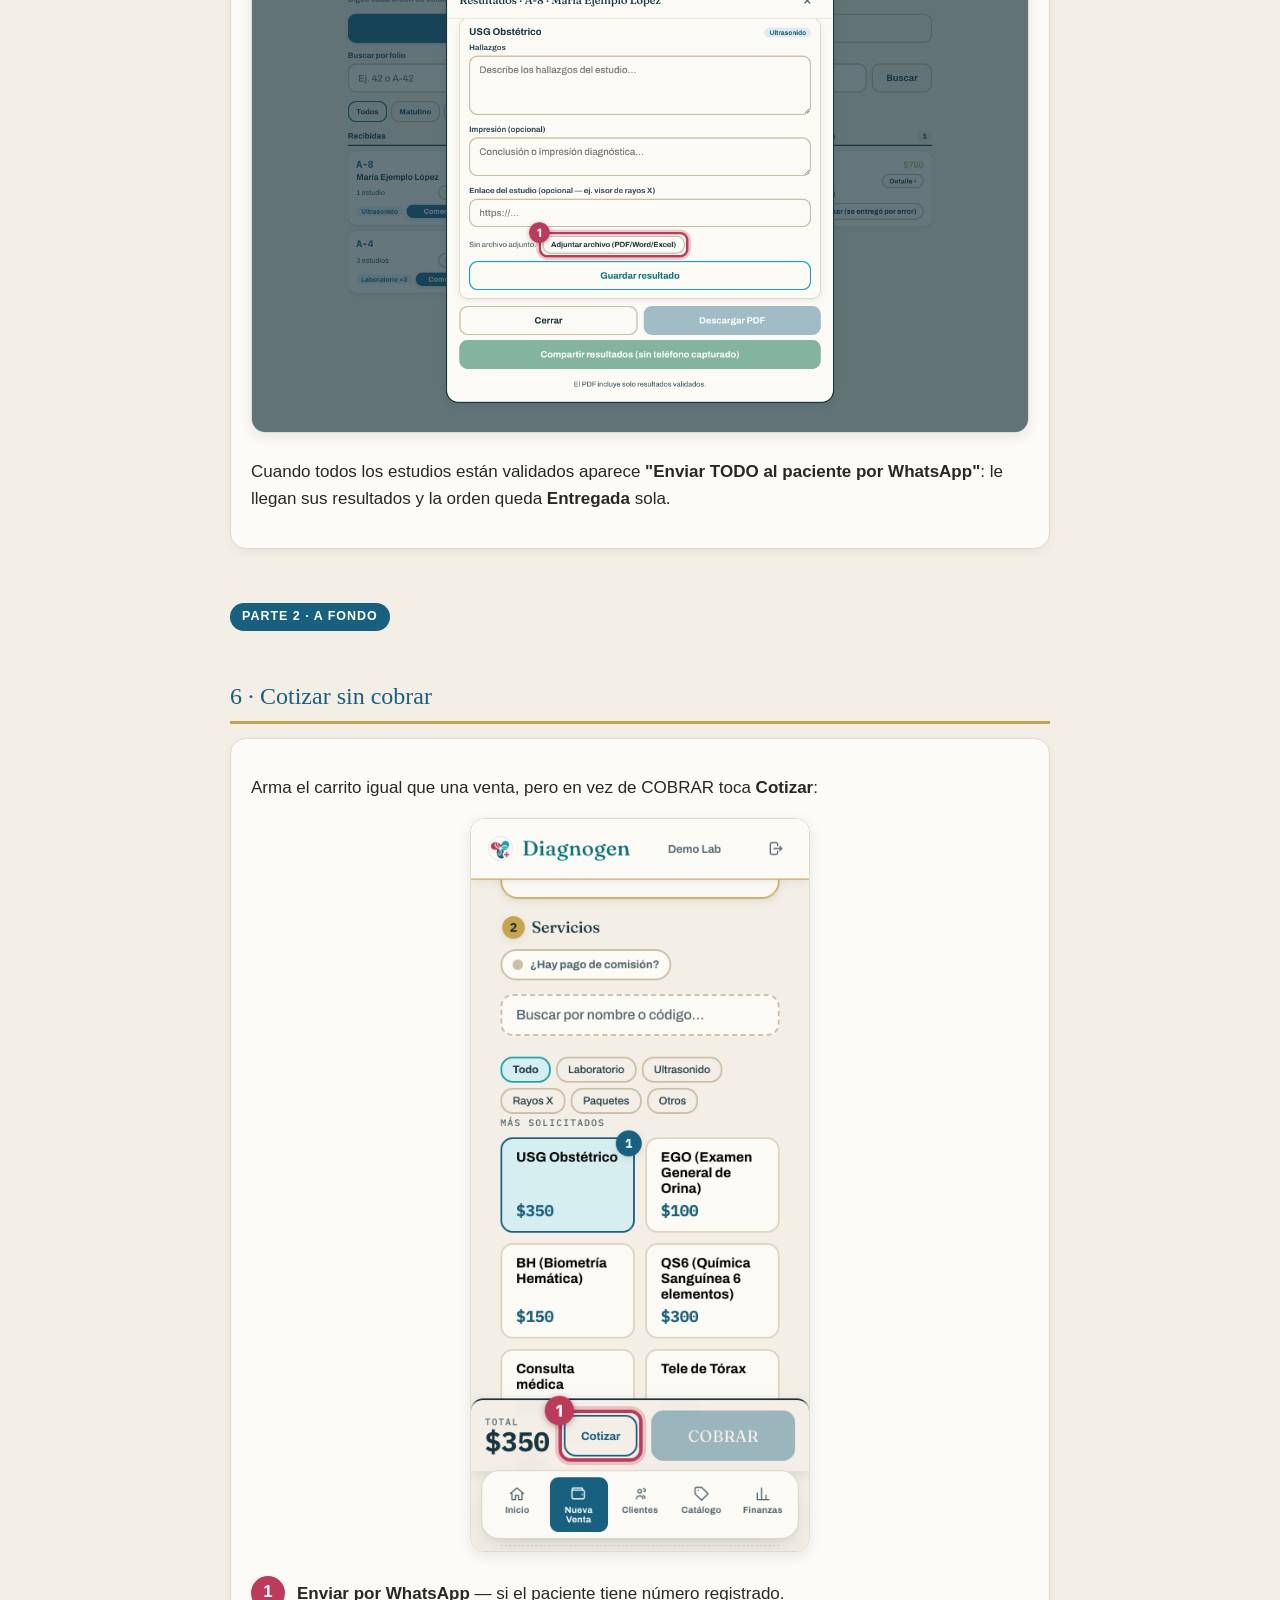
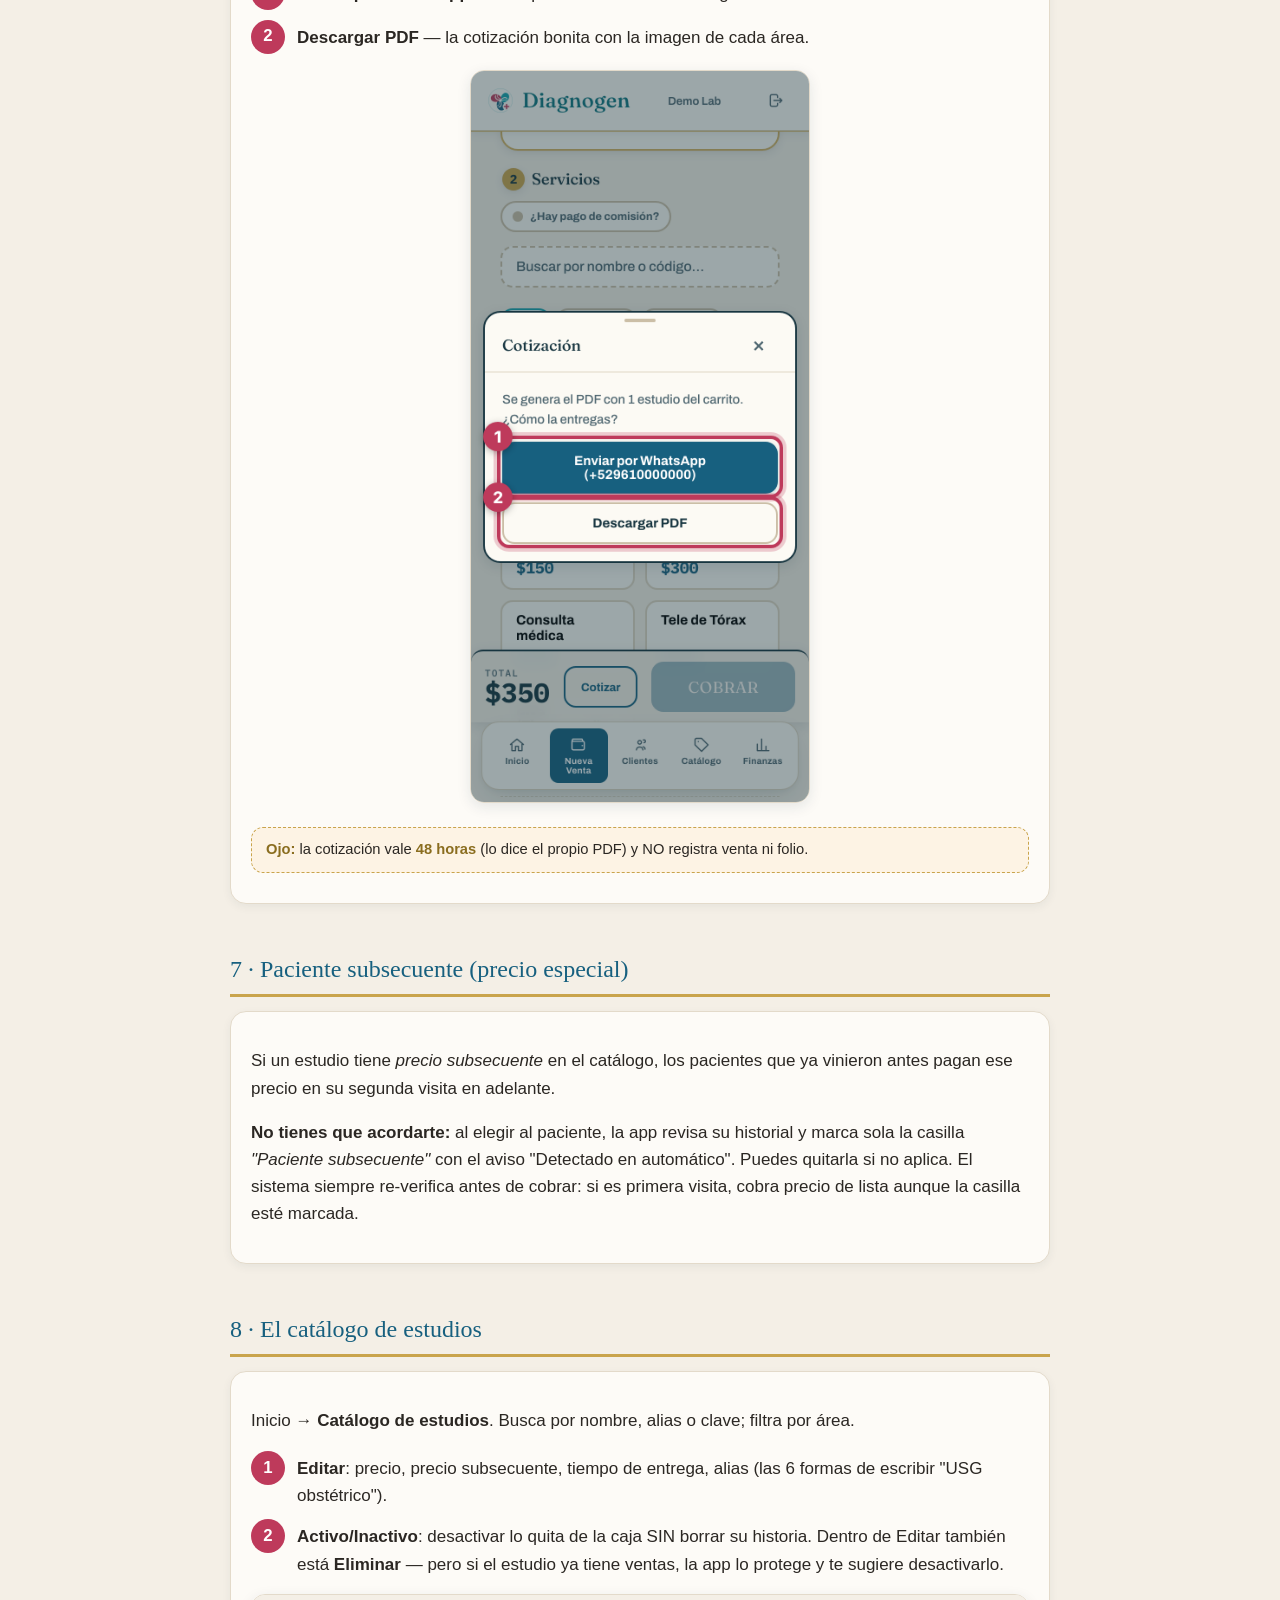
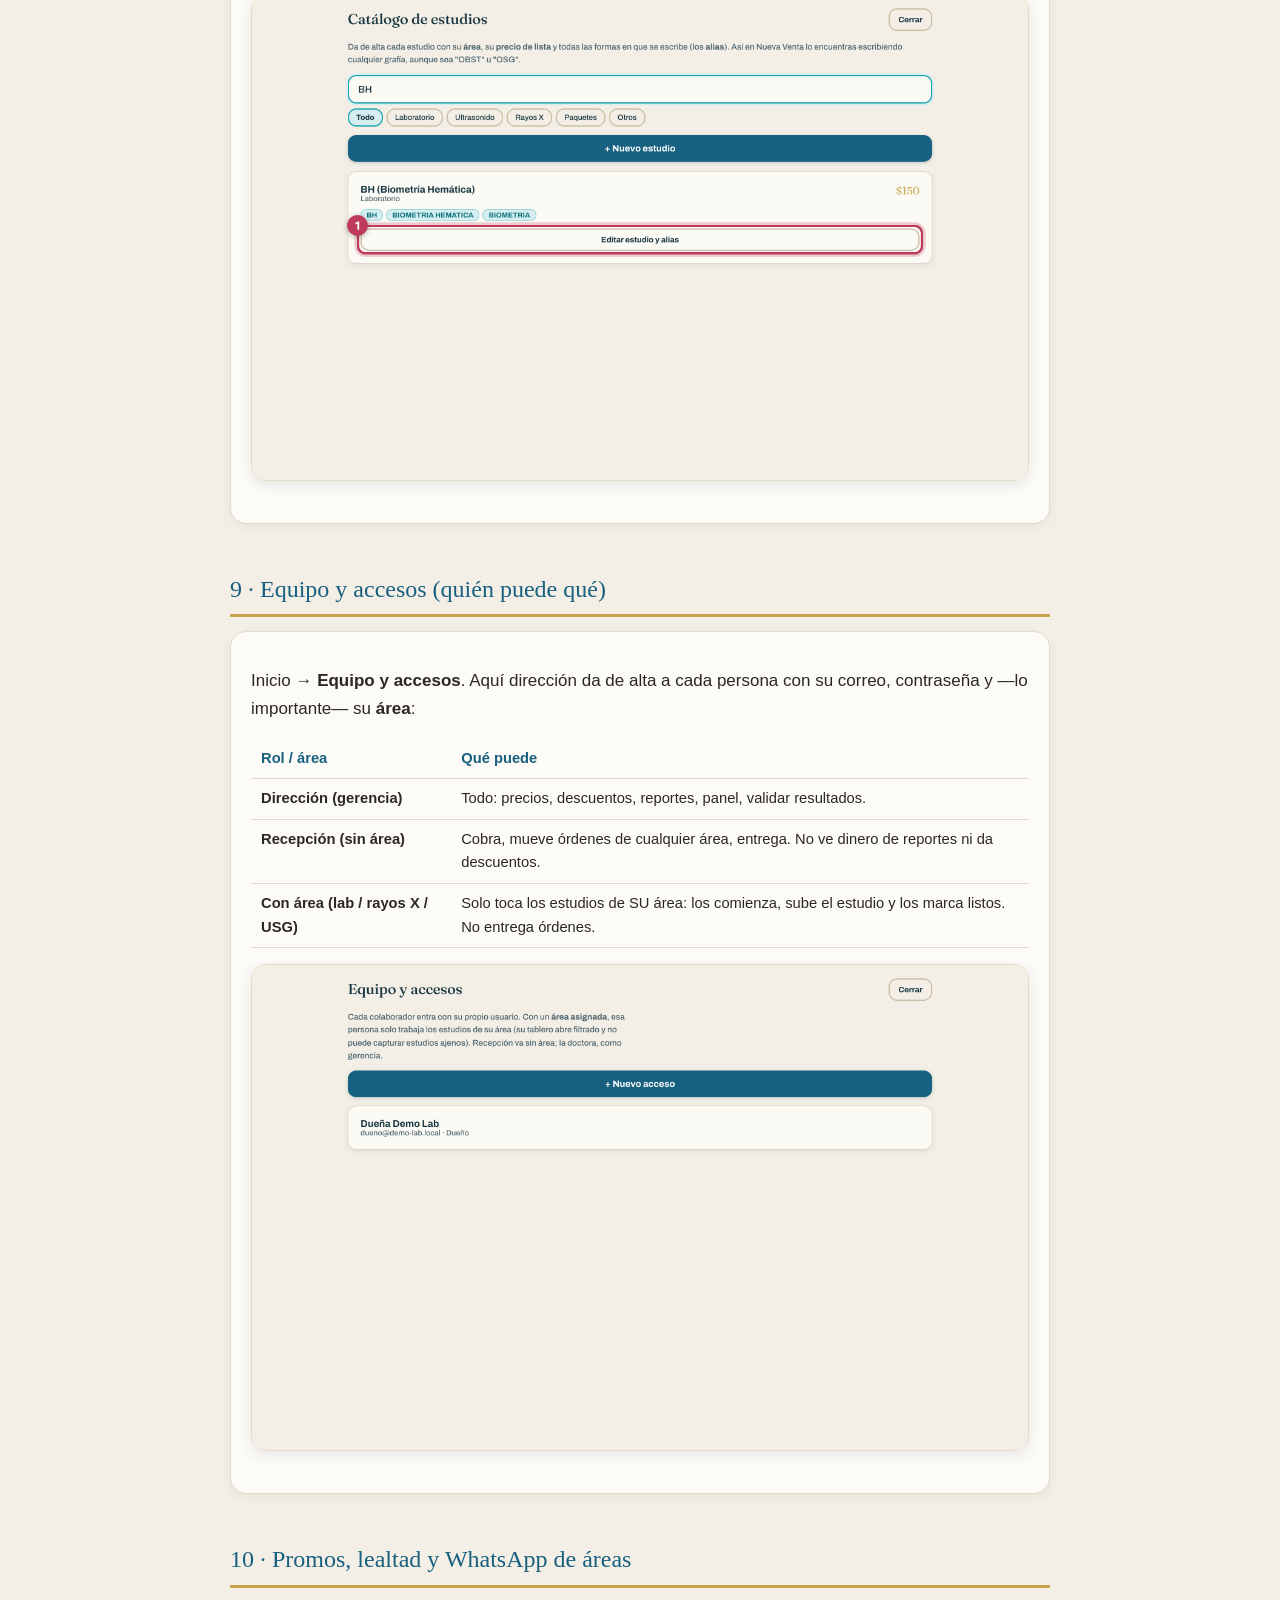
<file: manual/index.html>
<!doctype html>
<html lang="es-MX">
<head>
<meta charset="UTF-8">
<meta name="viewport" content="width=device-width, initial-scale=1.0">
<title>Manual de uso — POS Diagnogen</title>
<meta name="robots" content="noindex">
<style>
  :root {
    --papel: #F4EFE6; --blanco: #FDFBF7; --tinta: #2B2723; --tinta2: #5A5348;
    --teal: #17A2AC; --petroleo: #17607F; --carmin: #BE3A5B; --oro: #C9A44C;
    --linea: #E3DACA;
  }
  * { box-sizing: border-box; }
  body { margin: 0; background: var(--papel); color: var(--tinta);
    font: 17px/1.6 -apple-system, "Segoe UI", Roboto, sans-serif; }
  .hoja { max-width: 860px; margin: 0 auto; padding: 28px 20px 80px; }
  header.portada { text-align: center; padding: 26px 0 10px; }
  header.portada img.cover { width: 100%; max-width: 760px; border-radius: 18px; border: 1px solid var(--linea); }
  h1 { font-family: Georgia, 'Times New Roman', serif; font-weight: 500; font-size: 2.1rem; color: var(--petroleo); margin: 18px 0 4px; }
  .sub { color: var(--tinta2); font-size: 1rem; margin: 0 0 8px; }
  h2 { font-family: Georgia, serif; font-weight: 500; font-size: 1.5rem; color: var(--petroleo);
    border-bottom: 3px solid var(--oro); padding-bottom: 6px; margin: 46px 0 6px; }
  h3 { font-size: 1.12rem; margin: 30px 0 6px; color: var(--tinta); }
  .parte { display: inline-block; background: var(--carmin); color: #fff; font-weight: 800;
    font-size: .78rem; letter-spacing: .08em; padding: 4px 12px; border-radius: 999px; margin-top: 40px; }
  .parte.dos { background: var(--petroleo); }
  .tarjeta { background: var(--blanco); border: 1px solid var(--linea); border-radius: 16px;
    padding: 18px 20px; margin: 14px 0; box-shadow: 0 3px 10px rgba(23,53,64,.06); }
  .paso { display: flex; gap: 12px; align-items: flex-start; margin: 10px 0; }
  .n { flex: 0 0 34px; width: 34px; height: 34px; background: var(--carmin); color: #fff;
    font-weight: 800; font-size: 1.05rem; border-radius: 999px; display: flex; align-items: center; justify-content: center; }
  .paso p { margin: 4px 0 0; }
  figure { margin: 16px 0; text-align: center; }
  figure img { max-width: 100%; border-radius: 14px; border: 1px solid var(--linea); box-shadow: 0 4px 14px rgba(23,53,64,.10); }
  figure.movil img { max-width: 340px; }
  figcaption { font-size: .82rem; color: var(--tinta2); margin-top: 6px; }
  .ojo { background: #FDF3E4; border: 1.5px dashed var(--oro); border-radius: 12px; padding: 10px 14px; font-size: .92rem; margin: 12px 0; }
  .ojo strong { color: #8a6d1f; }
  .alerta { background: #FBEAEE; border: 1.5px dashed var(--carmin); border-radius: 12px; padding: 10px 14px; font-size: .92rem; margin: 12px 0; }
  nav.indice { background: var(--blanco); border: 2px solid var(--oro); border-radius: 16px; padding: 18px 22px; margin: 22px 0; }
  nav.indice h2 { border: 0; margin: 0 0 8px; font-size: 1.2rem; }
  nav.indice ol { margin: 6px 0; padding-left: 22px; }
  nav.indice a { color: var(--petroleo); text-decoration: none; font-weight: 650; }
  nav.indice a:hover { text-decoration: underline; }
  nav.indice .mini { font-size: .82rem; color: var(--tinta2); font-weight: 400; }
  table { width: 100%; border-collapse: collapse; font-size: .92rem; }
  th, td { text-align: left; padding: 8px 10px; border-bottom: 1px solid var(--linea); vertical-align: top; }
  th { color: var(--petroleo); }
  .pie { text-align: center; color: var(--tinta2); font-size: .8rem; margin-top: 50px; }
  @media print {
    body { background: #fff; font-size: 13px; }
    .tarjeta, figure img { box-shadow: none; }
    h2 { page-break-before: always; }
    nav.indice h2, h2#indispensable-titulo { page-break-before: avoid; }
  }
</style>
</head>
<body>
<div class="hoja">

<header class="portada">
  <img class="cover" src="img/portada.png" alt="">
  <h1>Manual de uso · Diagnogen POS</h1>
  <p class="sub">Súper fácil, paso por paso, con pantallas reales de la app y el punto exacto dónde picar 🔴</p>
</header>

<nav class="indice">
  <h2>Índice</h2>
  <p style="margin:4px 0"><strong style="color:var(--carmin)">PARTE 1 · LO INDISPENSABLE</strong> <span class="mini">(con esto ya trabajas el día 1)</span></p>
  <ol>
    <li><a href="#entrar">Entrar a la app</a></li>
    <li><a href="#cobrar">Cobrar una orden (el pan de cada día)</a></li>
    <li><a href="#ticket">Entregar el ticket y avisar por WhatsApp</a></li>
    <li><a href="#tablero">El tablero: seguir cada orden</a></li>
    <li><a href="#resultados">Subir el estudio y entregarlo al paciente</a></li>
  </ol>
  <p style="margin:12px 0 4px"><strong style="color:var(--petroleo)">PARTE 2 · A FONDO</strong> <span class="mini">(cuando ya dominas lo básico)</span></p>
  <ol start="6">
    <li><a href="#cotizar">Cotizar sin cobrar</a></li>
    <li><a href="#subsecuente">Paciente subsecuente (precio especial)</a></li>
    <li><a href="#catalogo">El catálogo de estudios</a></li>
    <li><a href="#equipo">Equipo y accesos (quién puede qué)</a></li>
    <li><a href="#panel">Promos, lealtad y WhatsApp de áreas</a></li>
    <li><a href="#respaldo">Espacio y respaldo de estudios</a></li>
    <li><a href="#finanzas">Finanzas y corte</a></li>
    <li><a href="#practica">Modo práctica (para aprender sin miedo)</a></li>
    <li><a href="#faq">¿Qué hago si…? (dudas comunes)</a></li>
  </ol>
</nav>

<span class="parte">PARTE 1 · LO INDISPENSABLE</span>

<h2 id="entrar" >1 · Entrar a la app</h2>
<div class="tarjeta">
  <div class="paso"><div class="n">1</div><p>Escribe tu <strong>correo</strong> (el que te dio dirección).</p></div>
  <div class="paso"><div class="n">2</div><p>Escribe tu <strong>contraseña</strong>.</p></div>
  <div class="paso"><div class="n">3</div><p>Toca <strong>Entrar</strong>. Listo — la app te lleva al inicio.</p></div>
  <figure class="movil"><img src="img/01-entrar.png" alt="Pantalla de entrada"><figcaption>Los círculos rojos marcan dónde picar, en orden.</figcaption></figure>
  <div class="ojo"><strong>Tip:</strong> en el celular puedes "instalar" la app: en el navegador toca Compartir → <em>Agregar a pantalla de inicio</em>. Queda como una app normal.</div>
</div>

<h2 id="cobrar">2 · Cobrar una orden (el pan de cada día)</h2>
<div class="tarjeta">
  <p>Desde el inicio, toca <strong>Nueva Venta</strong>:</p>
  <figure class="movil"><img src="img/02-inicio.png" alt="Inicio con Nueva Venta marcada"></figure>

  <h3>Paso A · El paciente</h3>
  <div class="paso"><div class="n">1</div><p><strong>Búscalo</strong> por nombre, apellidos o teléfono. Si ya vino antes, aparece — tócalo y ya.</p></div>
  <div class="paso"><div class="n">2</div><p>Si es nuevo, toca <strong>+ Nuevo paciente</strong>.</p></div>
  <figure class="movil"><img src="img/03-caja-paciente.png" alt="Buscador de paciente"></figure>
  <p>En el alta solo son obligatorios: <strong>nombre, apellidos, fecha de nacimiento y sexo</strong>. El teléfono es opcional, pero <em>ponlo</em>: con él se le manda el resultado por WhatsApp.</p>
  <figure class="movil"><img src="img/04-caja-nuevo-paciente.png" alt="Alta de paciente"></figure>
  <div class="ojo"><strong>La app te cuida:</strong> si el nombre o teléfono se parece a alguien ya registrado, te avisa "¿Será el mismo?" con un botón para usarlo — así no se duplican pacientes.</div>

  <h3>Paso B · El médico que lo manda</h3>
  <div class="paso"><div class="n">1</div><p>Escribe el nombre del médico solicitante — o <strong>"Particular"</strong> si viene por su cuenta. Sin esto no se puede cobrar.</p></div>
  <figure class="movil"><img src="img/05-caja-medico.png" alt="Campo de médico solicitante"></figure>

  <h3>Paso C · Los estudios</h3>
  <div class="paso"><div class="n">1</div><p>Filtra por área (Laboratorio, Ultrasonido, Rayos X…) o busca por nombre.</p></div>
  <div class="paso"><div class="n">2</div><p><strong>Toca el estudio</strong> y se agrega. Tócalo otra vez para sumar cantidad.</p></div>
  <figure class="movil"><img src="img/06-caja-estudios.png" alt="Elegir estudios"></figure>

  <h3>Paso D · Cobrar</h3>
  <div class="paso"><div class="n">1</div><p>Revisa el total, elige el método de pago y toca <strong>COBRAR</strong>. La orden queda registrada con su folio (A-1, A-2…).</p></div>
  <figure class="movil"><img src="img/07-caja-cobrar.png" alt="Botón COBRAR"></figure>
</div>

<h2 id="ticket">3 · Entregar el ticket y avisar por WhatsApp</h2>
<div class="tarjeta">
  <p>Al cobrar sale el recibo con todo lo que puedes hacer en un toque:</p>
  <div class="paso"><div class="n">1</div><p><strong>Enviar comprobante por WhatsApp</strong> — el ticket bonito en PDF, directo al chat del paciente.</p></div>
  <div class="paso"><div class="n">2</div><p><strong>Enviar nota al paciente</strong> — sus estudios y cuándo se entregan.</p></div>
  <div class="paso"><div class="n">3</div><p><strong>Otra venta</strong> — y a seguir con la fila.</p></div>
  <figure class="movil"><img src="img/08-recibo.png" alt="Recibo con botones de WhatsApp"></figure>
  <div class="ojo"><strong>La comanda va sola:</strong> si dirección activó el envío automático, al cobrar le llega la comanda por WhatsApp a cada área (laboratorio, rayos X, ultrasonido). Si no, ahí mismo hay botones para mandarla en un toque.</div>
</div>

<h2 id="tablero">4 · El tablero: seguir cada orden</h2>
<div class="tarjeta">
  <p>Inicio → <strong>Tablero de órdenes</strong>. Cada orden es una tarjeta que avanza por columnas: <strong>Recibidas → En proceso → Resultados listos → Entregadas</strong>.</p>
  <div class="paso"><div class="n">1</div><p>Cuando el área empieza a trabajar un estudio, toca <strong>Comenzar ›</strong>. Cuando termina y sube el estudio, toca <strong>Listo ›</strong>.</p></div>
  <div class="paso"><div class="n">2</div><p><strong>Detalle ›</strong> abre todo lo demás: la comanda, subir el estudio, capturar resultados.</p></div>
  <figure><img src="img/09-tablero.png" alt="Tablero de órdenes"><figcaption>La orden avanza sola de columna: el estudio más atrasado manda.</figcaption></figure>
  <div class="ojo"><strong>No te preocupes por moverla "bien":</strong> la etapa de la orden se calcula sola con lo que cada área marca. Y si algo se entregó por error, hay botón para <em>Regresar</em>.</div>
</div>

<h2 id="resultados">5 · Subir el estudio y entregarlo al paciente</h2>
<div class="tarjeta">
  <p>En el tablero, toca <strong>Detalle ›</strong> de la orden:</p>
  <div class="paso"><div class="n">1</div><p>Toca <strong>Subir estudio / capturar resultados</strong>.</p></div>
  <figure><img src="img/10-detalle-orden.png" alt="Detalle de la orden"></figure>
  <p>Por cada estudio de la orden puedes:</p>
  <div class="paso"><div class="n">1</div><p><strong>Subir el archivo</strong> tal cual se entrega (PDF, Word, Excel o foto) — o pegar el <strong>enlace</strong> si el estudio se ve en un visor (típico de rayos X).</p></div>
  <div class="paso"><div class="n">2</div><p>La doctora encargada toca <strong>Validar</strong> (firma el resultado). Sin estudio subido, la app no deja marcar "Listo".</p></div>
  <figure><img src="img/11-captura-resultados.png" alt="Subir estudio y validar"></figure>
  <p>Cuando todos los estudios están validados aparece <strong>"Enviar TODO al paciente por WhatsApp"</strong>: le llegan sus resultados y la orden queda <strong>Entregada</strong> sola.</p>
</div>

<span class="parte dos">PARTE 2 · A FONDO</span>

<h2 id="cotizar">6 · Cotizar sin cobrar</h2>
<div class="tarjeta">
  <p>Arma el carrito igual que una venta, pero en vez de COBRAR toca <strong>Cotizar</strong>:</p>
  <figure class="movil"><img src="img/12-cotizar-boton.png" alt="Botón Cotizar"></figure>
  <div class="paso"><div class="n">1</div><p><strong>Enviar por WhatsApp</strong> — si el paciente tiene número registrado.</p></div>
  <div class="paso"><div class="n">2</div><p><strong>Descargar PDF</strong> — la cotización bonita con la imagen de cada área.</p></div>
  <figure class="movil"><img src="img/13-cotizar-opciones.png" alt="Opciones de cotización"></figure>
  <div class="ojo"><strong>Ojo:</strong> la cotización vale <strong>48 horas</strong> (lo dice el propio PDF) y NO registra venta ni folio.</div>
</div>

<h2 id="subsecuente">7 · Paciente subsecuente (precio especial)</h2>
<div class="tarjeta">
  <p>Si un estudio tiene <em>precio subsecuente</em> en el catálogo, los pacientes que ya vinieron antes pagan ese precio en su segunda visita en adelante.</p>
  <p><strong>No tienes que acordarte:</strong> al elegir al paciente, la app revisa su historial y marca sola la casilla <em>"Paciente subsecuente"</em> con el aviso "Detectado en automático". Puedes quitarla si no aplica. El sistema siempre re-verifica antes de cobrar: si es primera visita, cobra precio de lista aunque la casilla esté marcada.</p>
</div>

<h2 id="catalogo">8 · El catálogo de estudios</h2>
<div class="tarjeta">
  <p>Inicio → <strong>Catálogo de estudios</strong>. Busca por nombre, alias o clave; filtra por área.</p>
  <div class="paso"><div class="n">1</div><p><strong>Editar</strong>: precio, precio subsecuente, tiempo de entrega, alias (las 6 formas de escribir "USG obstétrico").</p></div>
  <div class="paso"><div class="n">2</div><p><strong>Activo/Inactivo</strong>: desactivar lo quita de la caja SIN borrar su historia. Dentro de Editar también está <strong>Eliminar</strong> — pero si el estudio ya tiene ventas, la app lo protege y te sugiere desactivarlo.</p></div>
  <figure><img src="img/14-catalogo.png" alt="Catálogo de estudios"></figure>
</div>

<h2 id="equipo">9 · Equipo y accesos (quién puede qué)</h2>
<div class="tarjeta">
  <p>Inicio → <strong>Equipo y accesos</strong>. Aquí dirección da de alta a cada persona con su correo, contraseña y —lo importante— su <strong>área</strong>:</p>
  <table>
    <tr><th>Rol / área</th><th>Qué puede</th></tr>
    <tr><td><strong>Dirección (gerencia)</strong></td><td>Todo: precios, descuentos, reportes, panel, validar resultados.</td></tr>
    <tr><td><strong>Recepción (sin área)</strong></td><td>Cobra, mueve órdenes de cualquier área, entrega. No ve dinero de reportes ni da descuentos.</td></tr>
    <tr><td><strong>Con área (lab / rayos X / USG)</strong></td><td>Solo toca los estudios de SU área: los comienza, sube el estudio y los marca listos. No entrega órdenes.</td></tr>
  </table>
  <figure><img src="img/15-equipo.png" alt="Equipo y accesos"></figure>
</div>

<h2 id="panel">10 · Promos, lealtad y WhatsApp de áreas</h2>
<div class="tarjeta">
  <p>Inicio → <strong>Promociones y lealtad</strong> (solo dirección). Ahí viven:</p>
  <ul>
    <li><strong>Promo del mes</strong>: se imprime sola en cada ticket mientras esté activa.</li>
    <li><strong>Códigos de descuento</strong>: solo dirección los crea y los aplica.</li>
    <li><strong>Lealtad</strong>: cada N visitas → premio; la app avisa cuando a un paciente ya le toca.</li>
    <li><strong>WhatsApp de cada área</strong>: los números a los que llega la comanda (laboratorio, rayos X, ultrasonido, recepción).</li>
    <li><strong>Comanda automática</strong>: con la API de Meta conectada, la comanda llega sola al cobrar.</li>
  </ul>
  <figure><img src="img/16-panel-promos.png" alt="Panel de dirección"></figure>
</div>

<h2 id="respaldo">11 · Espacio y respaldo de estudios</h2>
<div class="tarjeta">
  <p>Al final del mismo panel está <strong>"Estudios: espacio y respaldo"</strong>. La nube guarda los estudios del día a día; la <strong>copia de largo plazo va en la computadora del negocio</strong> (la ley pide conservar resultados <strong>mínimo 5 años</strong>).</p>
  <div class="paso"><div class="n">1</div><p>Elige el rango (por ejemplo, el mes pasado) y toca <strong>Ver qué hay</strong> → <strong>Descargar respaldo</strong>: baja un ZIP con los estudios ya entregados y su índice.</p></div>
  <div class="paso"><div class="n">2</div><p>Copia el ZIP a una <strong>USB o disco externo</strong> (segunda copia), palomea la casilla y toca <strong>Liberar espacio</strong>. La nube se vacía; el registro de cada estudio se conserva.</p></div>
  <figure><img src="img/17-respaldo.png" alt="Respaldo de estudios"></figure>
  <div class="alerta"><strong>Regla de oro:</strong> nunca borres los ZIP de respaldo — son el expediente. Guárdalos 5 años mínimo.</div>
</div>

<h2 id="finanzas">12 · Finanzas y corte</h2>
<div class="tarjeta">
  <p>La pestaña <strong>Finanzas</strong> (abajo) concentra ingresos, egresos y el <strong>corte por turno</strong>: se abre el turno, se cobra el día, y al cerrar el corte la app cuadra lo cobrado por método de pago. Los reportes del dinero completo son de dirección.</p>
  <figure><img src="img/18-finanzas.png" alt="Finanzas"></figure>
</div>

<h2 id="practica">13 · Modo práctica (para aprender sin miedo)</h2>
<div class="tarjeta">
  <p>En Nueva Venta, arriba a la derecha está el interruptor <strong>Modo práctica</strong>. Con él encendido puedes cobrar de mentiritas: esas ventas <strong>no entran</strong> al corte ni a los reportes. Perfecto para entrenar a alguien nuevo. Apágalo para trabajar de verdad.</p>
</div>

<h2 id="faq">14 · ¿Qué hago si…?</h2>
<div class="tarjeta">
  <table>
    <tr><th>Situación</th><th>Qué hacer</th></tr>
    <tr><td>Me equivoqué de estudio antes de cobrar</td><td>Toca el − del estudio en el carrito y quítalo. Nada quedó registrado hasta que se cobra.</td></tr>
    <tr><td>Marqué una orden como Entregada por error</td><td>En la columna Entregadas, toca <strong>‹ Regresar (se entregó por error)</strong>.</td></tr>
    <tr><td>No encuentro al paciente</td><td>Busca por TELÉFONO (es lo más seguro). Si de plano no está, dala de alta — la app avisa si se parece a alguien ya registrado.</td></tr>
    <tr><td>No aparece un estudio en la caja</td><td>Busca por sus otras formas de escribirlo (alias) o revisa en el Catálogo que esté <strong>Activo</strong>.</td></tr>
    <tr><td>Sale "Sin corte abierto"</td><td>La venta se registra igual — solo avísale a gerencia para abrir el corte del turno.</td></tr>
    <tr><td>La app no deja marcar "Listo"</td><td>Primero hay que <strong>subir el estudio</strong>: Detalle › Subir estudio / capturar resultados.</td></tr>
    <tr><td>"Ese estudio es de otra área"</td><td>Cada quien mueve solo lo suyo. Recepción o dirección pueden mover cualquier área.</td></tr>
    <tr><td>Un paciente pide un estudio de hace meses</td><td>Si ya no está en la nube, está en el <strong>ZIP de respaldo</strong> de la computadora del negocio (búscalo por folio en el índice del ZIP).</td></tr>
    <tr><td>Se me cerró la sesión</td><td>Vuelve a entrar con tu correo y contraseña. Lo cobrado no se pierde.</td></tr>
    <tr><td>No hay internet</td><td>La caja guarda la venta y la manda sola cuando regresa la conexión.</td></tr>
  </table>
</div>

<p class="pie">Diagnogen POS · Manual de uso · Las pantallas son de la app real (datos de demostración).<br>
¿Buscabas el manual de pruebas del sistema? Está en <a href="pruebas.html">pruebas.html</a>.</p>

</div>
</body>
</html>
</file>
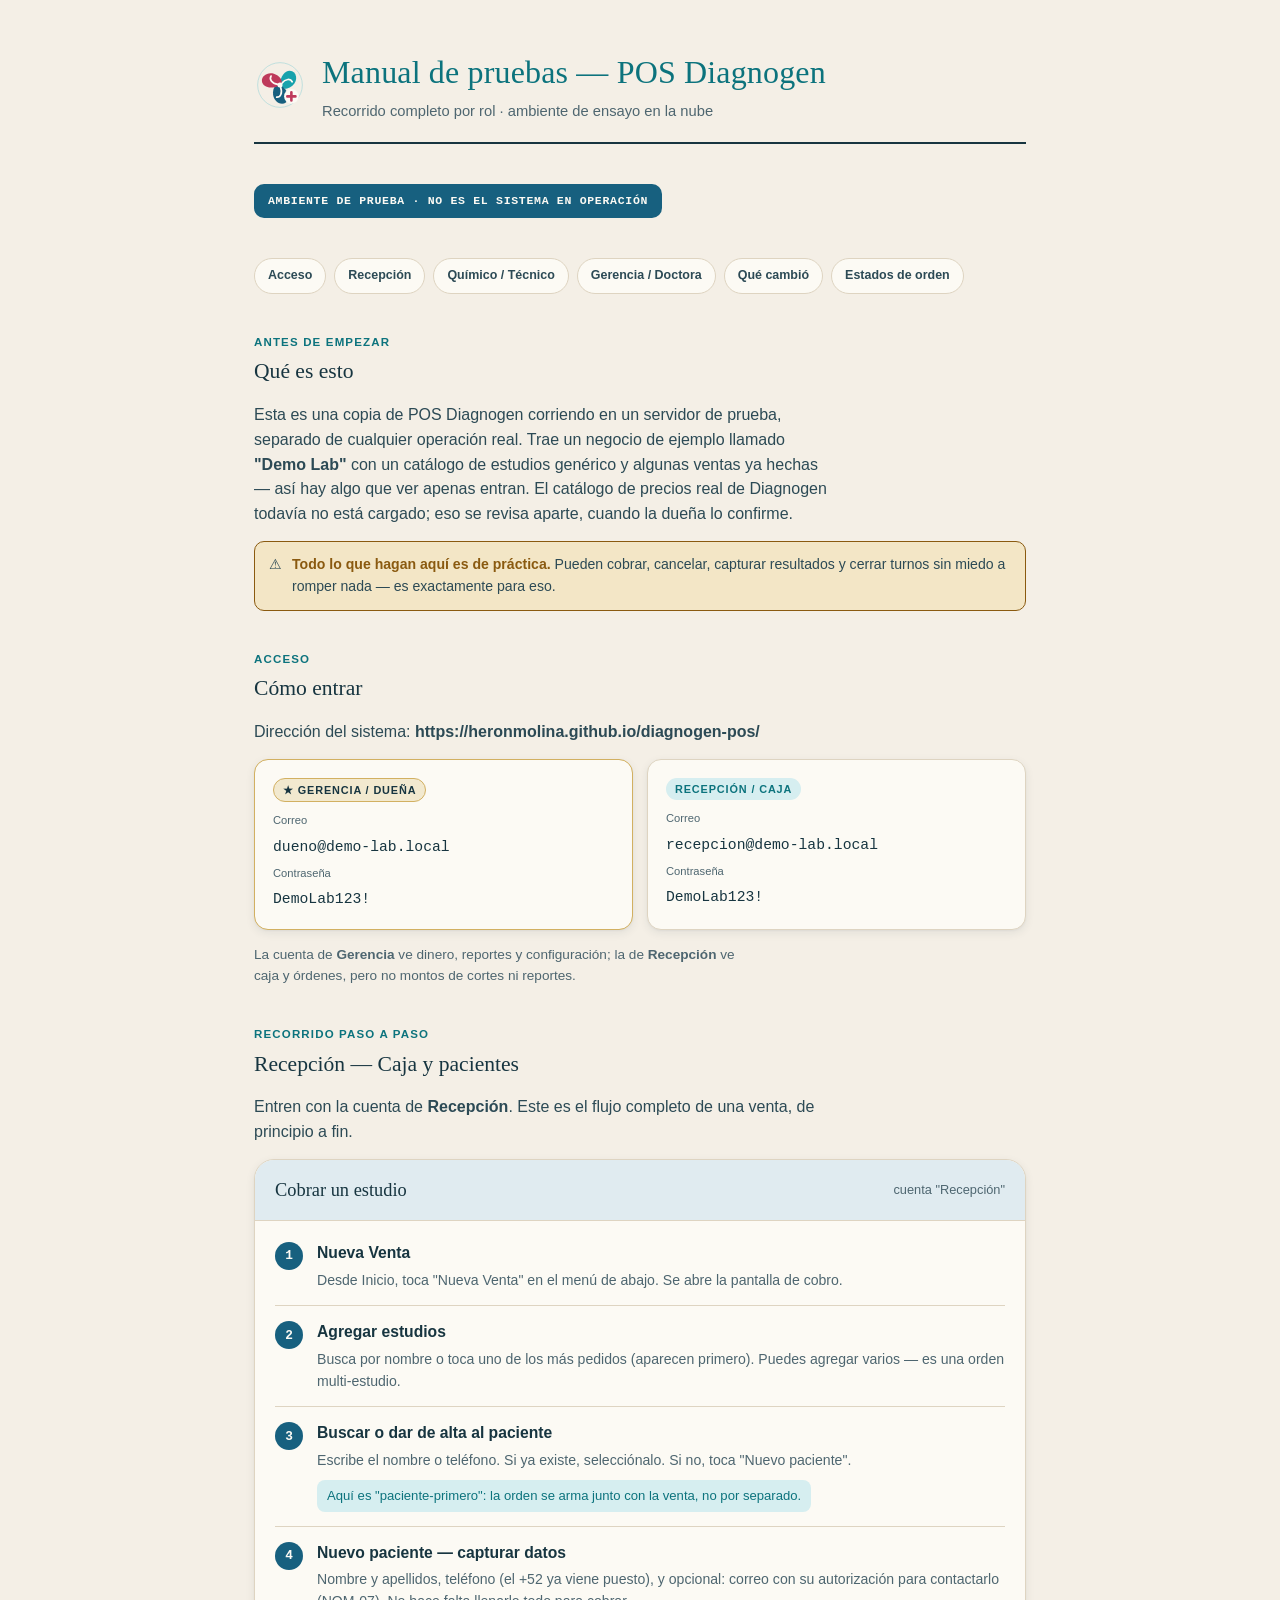
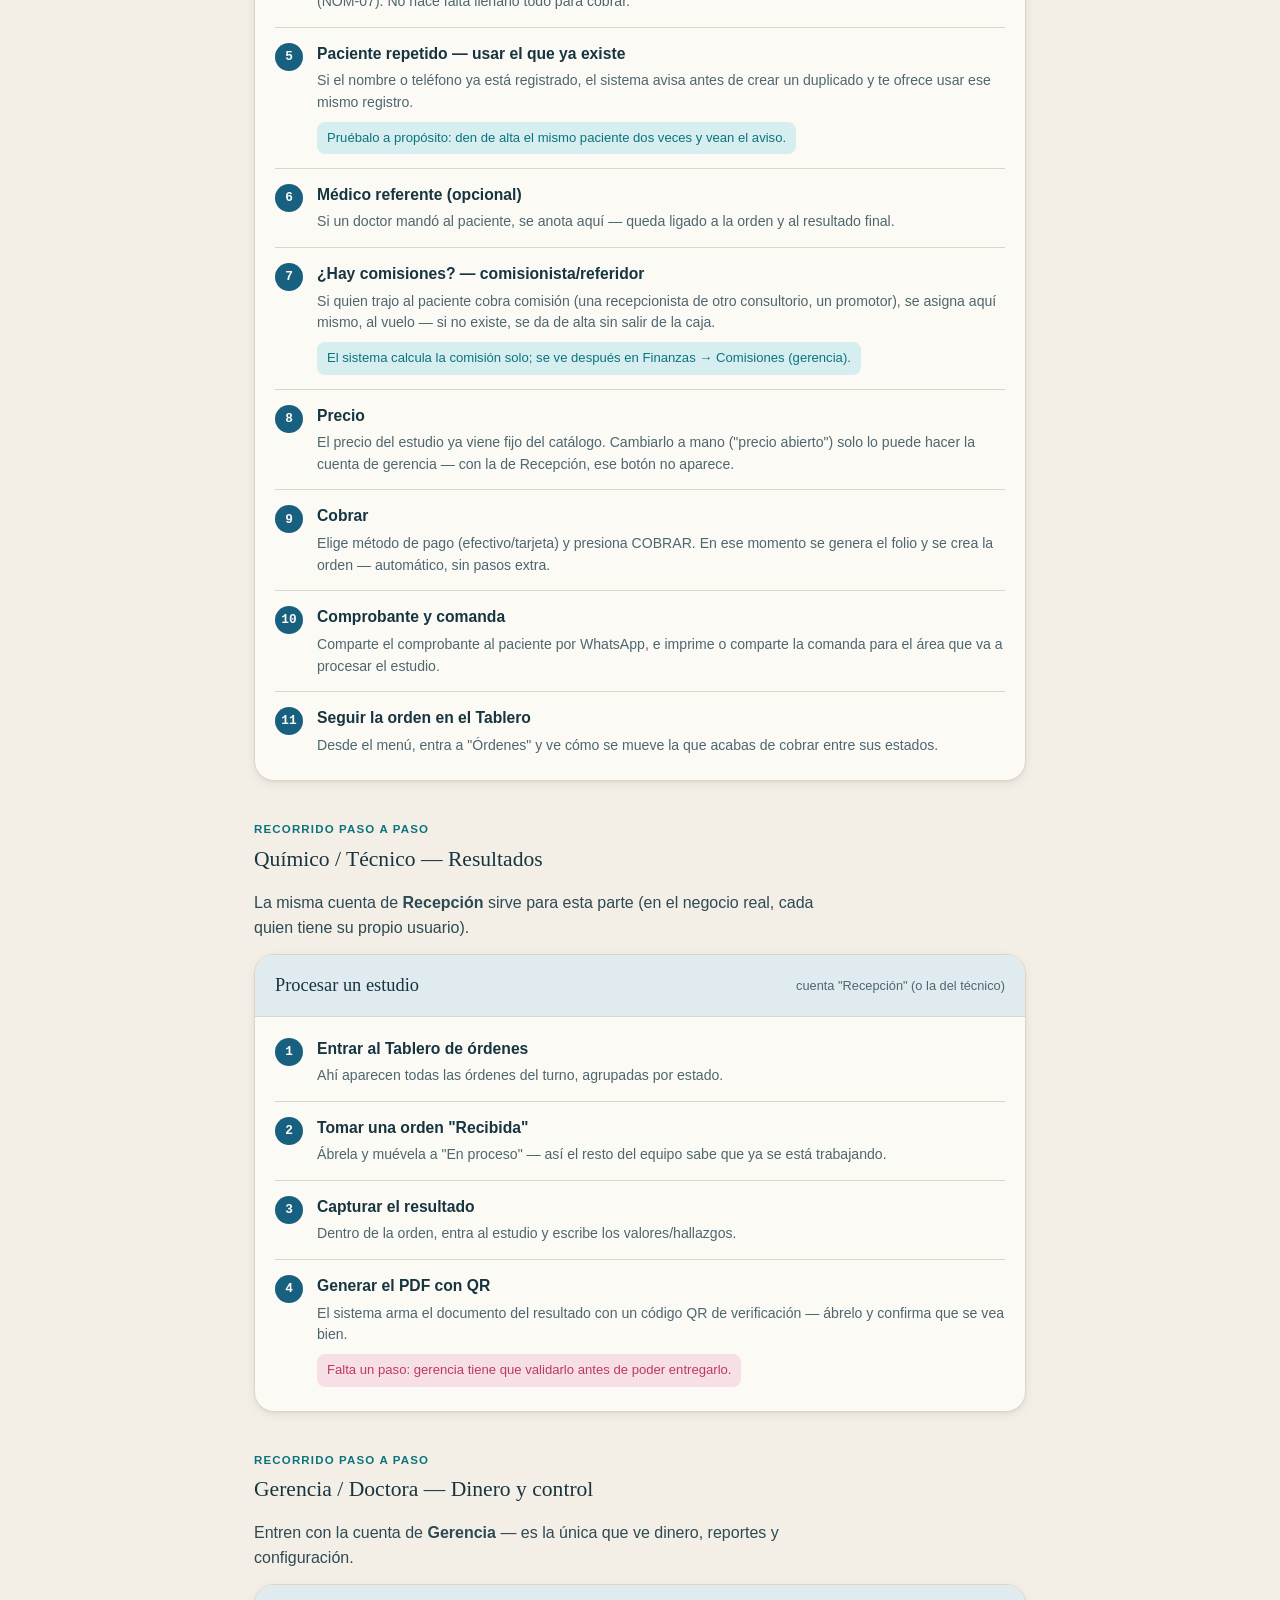
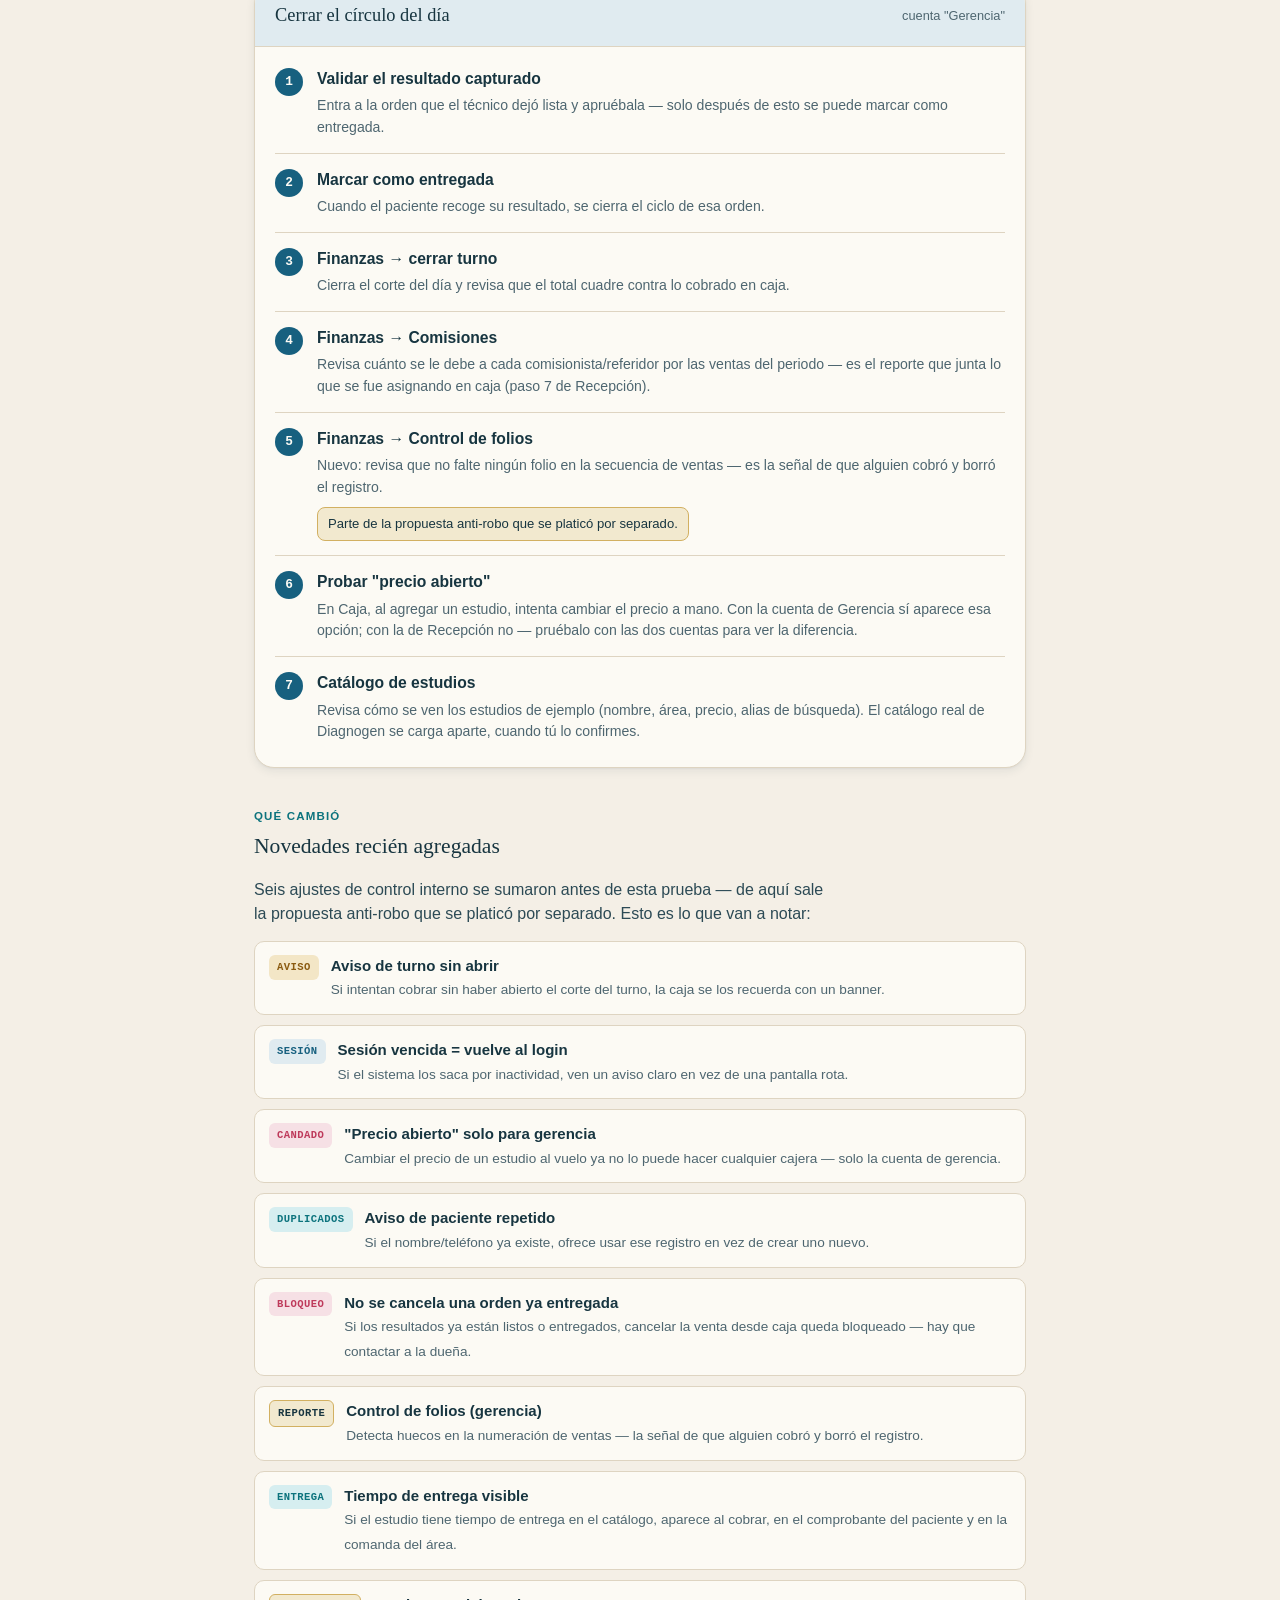
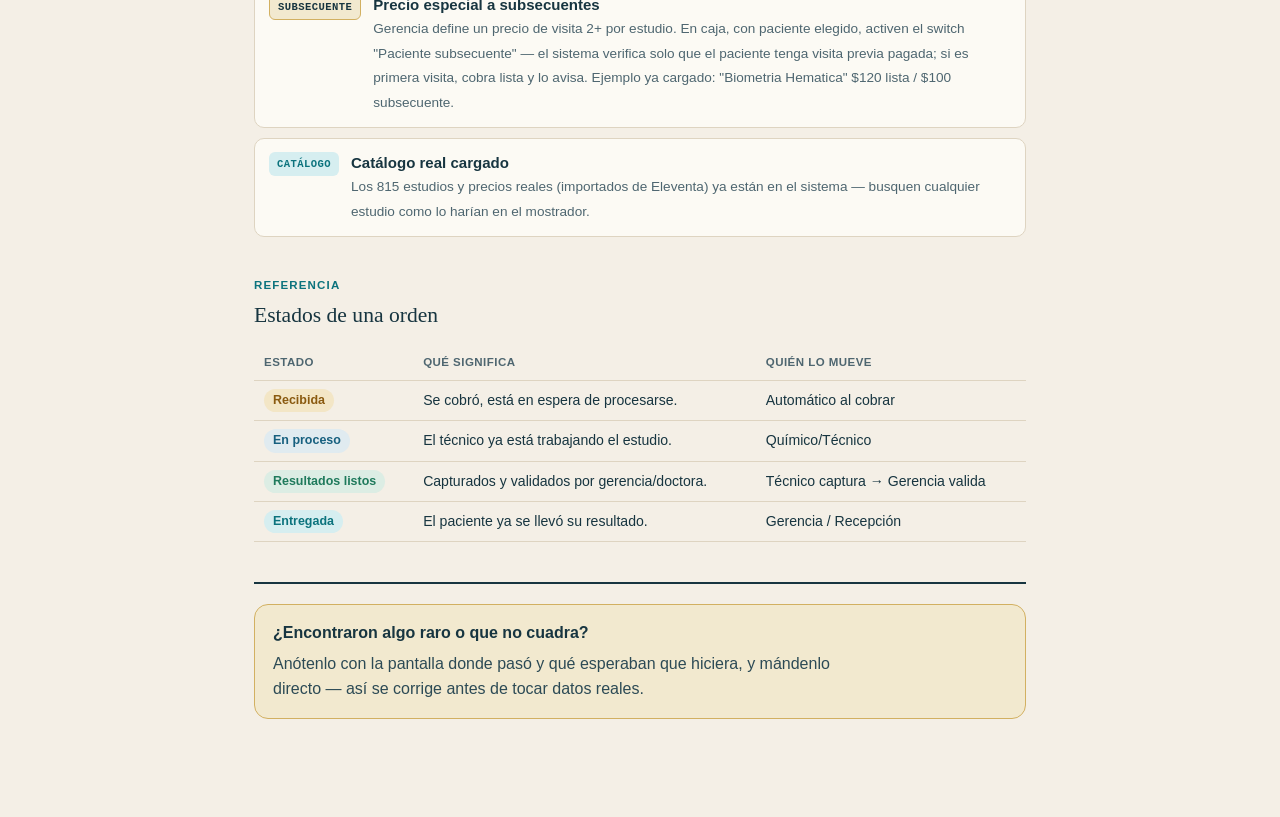
<file: manual/pruebas.html>
<!doctype html>
<html lang="es-MX">
<head>
<meta charset="UTF-8">
<meta name="viewport" content="width=device-width, initial-scale=1.0">
<title>Manual de pruebas — POS Diagnogen</title>
<meta name="robots" content="noindex">
</head>
<body>
<style>
  :root {
    --papel:      #F4EFE6;
    --papel-2:    #EBE3D3;
    --blanco:     #FCFAF4;
    --tinta:      #173540;
    --tinta-2:    #2C4A55;
    --tinta-suave:#4E6670;
    --linea:      #DED4C1;
    --linea-2:    #CBBEA6;

    --teal:       #17A2AC;
    --teal-claro: #D6EEF0;
    --teal-borde: #7FCBD1;
    --teal-texto: #0C737D;

    --petroleo:       #17607F;
    --petroleo-claro: #E0EBF0;

    --oro:        #C9A44C;
    --oro-claro:  #F2E9CF;
    --oro-borde:  #D2B061;

    --verde:      #1F7A5C;
    --verde-claro:#DCEDE4;

    --ambar:      #8A5A10;
    --ambar-claro:#F3E6C6;

    --carmin:       #BE3A5B;
    --carmin-claro: #F6E0E5;

    --display: 'Iowan Old Style', 'Palatino Linotype', Georgia, serif;
    --sans:    -apple-system, BlinkMacSystemFont, 'Segoe UI', Helvetica, Arial, sans-serif;
    --mono:    ui-monospace, 'SFMono-Regular', 'IBM Plex Mono', Menlo, monospace;

    --r-sm: 10px; --r: 14px; --r-lg: 20px;
    --sombra: 0 1px 2px rgba(23,53,64,.04), 0 3px 10px rgba(23,53,64,.08);
    --sombra-alta: 0 2px 6px rgba(23,53,64,.05), 0 12px 30px -8px rgba(23,53,64,.16);
  }

  :root[data-theme="dark"] {
    --papel:      #17242A;
    --papel-2:    #1E2E35;
    --blanco:     #22333B;
    --tinta:      #EDE7DA;
    --tinta-2:    #D6CDBA;
    --tinta-suave:#9FB0B6;
    --linea:      #33454D;
    --linea-2:    #3E525A;
    --teal-claro: #1B4247;
    --petroleo-claro: #1C3341;
    --oro-claro:  #3A331E;
    --verde-claro:#1B3A30;
    --ambar-claro:#3A2E12;
    --carmin-claro: #3D2029;
    --sombra: 0 1px 2px rgba(0,0,0,.25), 0 3px 12px rgba(0,0,0,.35);
    --sombra-alta: 0 2px 8px rgba(0,0,0,.3), 0 16px 34px -10px rgba(0,0,0,.5);
  }

  @media (prefers-color-scheme: dark) {
    :root:not([data-theme="light"]) {
      --papel:      #17242A;
      --papel-2:    #1E2E35;
      --blanco:     #22333B;
      --tinta:      #EDE7DA;
      --tinta-2:    #D6CDBA;
      --tinta-suave:#9FB0B6;
      --linea:      #33454D;
      --linea-2:    #3E525A;
      --teal-claro: #1B4247;
      --petroleo-claro: #1C3341;
      --oro-claro:  #3A331E;
      --verde-claro:#1B3A30;
      --ambar-claro:#3A2E12;
      --carmin-claro: #3D2029;
      --sombra: 0 1px 2px rgba(0,0,0,.25), 0 3px 12px rgba(0,0,0,.35);
      --sombra-alta: 0 2px 8px rgba(0,0,0,.3), 0 16px 34px -10px rgba(0,0,0,.5);
    }
  }

  * { box-sizing: border-box; }
  html { scroll-behavior: smooth; }
  body {
    background: var(--papel);
    color: var(--tinta);
    font-family: var(--sans);
    line-height: 1.55;
  }
  .page {
    max-width: 820px;
    margin: 0 auto;
    padding: 40px 24px 90px;
    display: flex;
    flex-direction: column;
    gap: 40px;
  }

  /* ---- Header ---- */
  .cabecera {
    display: flex;
    align-items: center;
    gap: 16px;
    padding-bottom: 20px;
    border-bottom: 2px solid var(--tinta);
    flex-wrap: wrap;
  }
  .cabecera h1 {
    font-family: var(--display);
    font-weight: 500;
    font-size: clamp(26px, 5vw, 32px);
    letter-spacing: 0.005em;
    margin: 0;
    color: var(--teal-texto);
    text-wrap: balance;
  }
  .cabecera .sub { margin: 2px 0 0; color: var(--tinta-suave); font-size: 0.92rem; }

  .tira-oro {
    align-self: flex-start;
    background: var(--petroleo);
    color: #FCFAF4;
    border-radius: var(--r-sm);
    padding: 8px 14px;
    font-family: var(--mono);
    font-size: 0.72rem;
    font-weight: 600;
    letter-spacing: 0.06em;
    text-transform: uppercase;
  }

  /* ---- Índice ---- */
  .indice {
    display: flex; flex-wrap: wrap; gap: 8px;
  }
  .indice a {
    text-decoration: none;
    font-size: 0.78rem; font-weight: 600;
    color: var(--tinta-2);
    background: var(--blanco);
    border: 1px solid var(--linea);
    border-radius: 100px;
    padding: 7px 13px;
  }
  .indice a:hover { border-color: var(--teal-borde); color: var(--teal-texto); }

  /* ---- Secciones ---- */
  section { display: flex; flex-direction: column; gap: 14px; scroll-margin-top: 20px; }
  h2 {
    font-family: var(--display);
    font-weight: 500;
    font-size: 1.35rem;
    color: var(--tinta);
    margin: 0;
    text-wrap: balance;
  }
  h2 .eyebrow {
    display: block;
    font-family: var(--sans);
    font-size: 0.72rem;
    font-weight: 700;
    letter-spacing: 0.1em;
    text-transform: uppercase;
    color: var(--teal-texto);
    margin-bottom: 4px;
  }
  p { margin: 0; color: var(--tinta-2); max-width: 65ch; }
  a { color: var(--teal-texto); }

  /* ---- Tarjeta de acceso ---- */
  .accesos {
    display: grid;
    grid-template-columns: repeat(auto-fit, minmax(220px, 1fr));
    gap: 14px;
  }
  .cred {
    background: var(--blanco);
    border: 1px solid var(--linea);
    border-radius: var(--r);
    box-shadow: var(--sombra);
    padding: 18px;
    display: flex;
    flex-direction: column;
    gap: 10px;
  }
  .cred.gerencia { border: 1.5px solid var(--oro-borde); background: linear-gradient(var(--blanco), var(--blanco)) padding-box, var(--oro-claro); }
  .cred .rol {
    font-size: 0.68rem; font-weight: 700; letter-spacing: 0.08em; text-transform: uppercase;
    color: var(--teal-texto); display: inline-flex; align-items: center; gap: 6px; width: fit-content;
    background: var(--teal-claro); padding: 3px 9px; border-radius: 100px;
  }
  .cred.gerencia .rol { color: var(--tinta); background: var(--oro-claro); border: 1px solid var(--oro-borde); }
  .cred dl { margin: 0; display: flex; flex-direction: column; gap: 6px; }
  .cred dt { font-size: 0.7rem; color: var(--tinta-suave); }
  .cred dd { margin: 0; font-family: var(--mono); font-size: 0.92rem; font-variant-numeric: tabular-nums; word-break: break-all; }

  .aviso {
    display: flex; gap: 10px; align-items: flex-start;
    background: var(--ambar-claro); border: 1px solid var(--ambar); border-radius: var(--r-sm);
    padding: 12px 14px; font-size: 0.88rem; color: var(--tinta-2);
  }
  .aviso strong { color: var(--ambar); }

  /* ---- Bloques por rol ---- */
  .rol-bloque {
    background: var(--blanco);
    border: 1px solid var(--linea);
    border-radius: var(--r-lg);
    box-shadow: var(--sombra);
    overflow: hidden;
  }
  .rol-cabecera {
    display: flex; align-items: center; justify-content: space-between; gap: 10px;
    padding: 16px 20px;
    background: var(--petroleo-claro);
    border-bottom: 1px solid var(--linea);
  }
  .rol-cabecera h3 { margin: 0; font-family: var(--display); font-weight: 500; font-size: 1.15rem; }
  .rol-cabecera .quien { font-size: 0.8rem; color: var(--tinta-suave); }

  .pasos { list-style: none; margin: 0; padding: 6px 20px 20px; display: flex; flex-direction: column; }
  .pasos li {
    display: grid; grid-template-columns: 28px 1fr; gap: 14px;
    padding: 14px 0; border-bottom: 1px solid var(--linea);
    position: relative;
  }
  .pasos li:last-child { border-bottom: none; padding-bottom: 4px; }
  .pasos .n {
    width: 28px; height: 28px; border-radius: 50%;
    background: var(--petroleo); color: #FCFAF4;
    font-family: var(--mono); font-size: 0.8rem; font-weight: 700;
    display: flex; align-items: center; justify-content: center;
    margin-top: 1px;
  }
  .pasos .txt { display: flex; flex-direction: column; gap: 4px; }
  .pasos .txt strong { color: var(--tinta); font-size: 0.98rem; }
  .pasos .txt span { color: var(--tinta-suave); font-size: 0.88rem; }
  .pasos .txt .nota {
    margin-top: 4px; font-size: 0.82rem; color: var(--teal-texto);
    background: var(--teal-claro); border-radius: 8px; padding: 6px 10px; width: fit-content;
  }
  .pasos .txt .nota.oro { color: var(--tinta); background: var(--oro-claro); border: 1px solid var(--oro-borde); }
  .pasos .txt .nota.carmin { color: var(--carmin); background: var(--carmin-claro); }

  /* ---- Novedades (chips de estado) ---- */
  .novedades { display: flex; flex-direction: column; gap: 10px; }
  .novedad {
    display: grid; grid-template-columns: auto 1fr; gap: 12px; align-items: start;
    background: var(--blanco); border: 1px solid var(--linea); border-radius: var(--r-sm);
    padding: 12px 14px;
  }
  .chip {
    font-family: var(--mono); font-size: 0.66rem; font-weight: 700; letter-spacing: 0.04em;
    padding: 4px 8px; border-radius: 6px; white-space: nowrap; margin-top: 1px;
  }
  .chip.aviso-c { background: var(--ambar-claro); color: var(--ambar); }
  .chip.candado { background: var(--carmin-claro); color: var(--carmin); }
  .chip.dedup   { background: var(--teal-claro); color: var(--teal-texto); }
  .chip.sesion  { background: var(--petroleo-claro); color: var(--petroleo); }
  .chip.bloqueo { background: var(--carmin-claro); color: var(--carmin); }
  .chip.reporte { background: var(--oro-claro); color: var(--tinta); border: 1px solid var(--oro-borde); }
  .novedad .desc strong { display: block; font-size: 0.94rem; color: var(--tinta); }
  .novedad .desc span { font-size: 0.85rem; color: var(--tinta-suave); }

  /* ---- Cierre ---- */
  .cierre {
    border-top: 2px solid var(--tinta);
    padding-top: 20px;
    display: flex; flex-direction: column; gap: 8px;
  }
  .cierre .marco {
    border: 1.5px solid var(--oro-borde);
    background: var(--oro-claro);
    border-radius: var(--r);
    padding: 16px 18px;
  }
  .cierre .marco strong { color: var(--tinta); }

  table.tabla-estados {
    width: 100%; border-collapse: collapse; font-size: 0.88rem;
  }
  table.tabla-estados th, table.tabla-estados td {
    text-align: left; padding: 8px 10px; border-bottom: 1px solid var(--linea);
  }
  table.tabla-estados th { color: var(--tinta-suave); font-weight: 600; font-size: 0.72rem; text-transform: uppercase; letter-spacing: 0.04em; }
  .pill { display: inline-block; padding: 2px 9px; border-radius: 100px; font-size: 0.78rem; font-weight: 600; }
  .pill.recibida { background: var(--ambar-claro); color: var(--ambar); }
  .pill.proceso { background: var(--petroleo-claro); color: var(--petroleo); }
  .pill.lista { background: var(--verde-claro); color: var(--verde); }
  .pill.entregada { background: var(--teal-claro); color: var(--teal-texto); }

  .tabla-wrap { overflow-x: auto; }

  @media (max-width: 520px) {
    .rol-cabecera { flex-direction: column; align-items: flex-start; gap: 4px; }
  }
</style>

<div class="page">

  <div class="cabecera">
    <svg width="52" height="52" viewBox="0 0 64 64" xmlns="http://www.w3.org/2000/svg" role="img" aria-label="Diagnogen">
      <circle cx="32" cy="32" r="27.5" fill="none" stroke="var(--teal-borde)" stroke-width="1" opacity="0.55"/>
      <g transform="rotate(0 32 32)">
        <path d="M32 32 C 32 20, 40 12, 47 15 C 54 18, 54 30, 44 35 C 38 38, 33 37, 32 32 Z" fill="var(--teal)"/>
        <path d="M34 30 C 39 24, 45 24, 47 28" fill="none" stroke="var(--blanco)" stroke-width="2.1" stroke-linecap="round"/>
      </g>
      <g transform="rotate(120 32 32)">
        <path d="M32 32 C 32 20, 40 12, 47 15 C 54 18, 54 30, 44 35 C 38 38, 33 37, 32 32 Z" fill="var(--petroleo)"/>
        <path d="M34 30 C 39 24, 45 24, 47 28" fill="none" stroke="var(--blanco)" stroke-width="2.1" stroke-linecap="round"/>
      </g>
      <g transform="rotate(240 32 32)">
        <path d="M32 32 C 32 20, 40 12, 47 15 C 54 18, 54 30, 44 35 C 38 38, 33 37, 32 32 Z" fill="var(--carmin)"/>
        <path d="M34 30 C 39 24, 45 24, 47 28" fill="none" stroke="var(--blanco)" stroke-width="2.1" stroke-linecap="round"/>
      </g>
      <circle cx="32" cy="32" r="3.1" fill="var(--blanco)"/>
      <g transform="translate(46 46)">
        <circle r="9" fill="var(--blanco)"/>
        <path d="M0 -5 V5 M-5 0 H5" stroke="var(--carmin)" stroke-width="3.2" stroke-linecap="round"/>
      </g>
    </svg>
    <div>
      <h1>Manual de pruebas — POS Diagnogen</h1>
      <p class="sub">Recorrido completo por rol · ambiente de ensayo en la nube</p>
    </div>
  </div>

  <span class="tira-oro">Ambiente de prueba · no es el sistema en operación</span>

  <nav class="indice">
    <a href="#acceso">Acceso</a>
    <a href="#recepcion">Recepción</a>
    <a href="#tecnico">Químico / Técnico</a>
    <a href="#gerencia">Gerencia / Doctora</a>
    <a href="#novedades">Qué cambió</a>
    <a href="#estados">Estados de orden</a>
  </nav>

  <section>
    <h2><span class="eyebrow">Antes de empezar</span>Qué es esto</h2>
    <p>
      Esta es una copia de POS Diagnogen corriendo en un servidor de prueba, separado de
      cualquier operación real. Trae un negocio de ejemplo llamado <strong>"Demo Lab"</strong>
      con un catálogo de estudios genérico y algunas ventas ya hechas — así hay algo que ver
      apenas entran. El catálogo de precios real de Diagnogen todavía no está cargado; eso se
      revisa aparte, cuando la dueña lo confirme.
    </p>
    <div class="aviso">
      <span>⚠</span>
      <span><strong>Todo lo que hagan aquí es de práctica.</strong> Pueden cobrar, cancelar,
      capturar resultados y cerrar turnos sin miedo a romper nada — es exactamente para eso.</span>
    </div>
  </section>

  <section id="acceso">
    <h2><span class="eyebrow">Acceso</span>Cómo entrar</h2>
    <p>Dirección del sistema: <strong>https://heronmolina.github.io/diagnogen-pos/</strong></p>
    <div class="accesos">
      <div class="cred gerencia">
        <span class="rol">★ Gerencia / Dueña</span>
        <dl>
          <dt>Correo</dt><dd>dueno@demo-lab.local</dd>
          <dt>Contraseña</dt><dd>DemoLab123!</dd>
        </dl>
      </div>
      <div class="cred">
        <span class="rol">Recepción / Caja</span>
        <dl>
          <dt>Correo</dt><dd>recepcion@demo-lab.local</dd>
          <dt>Contraseña</dt><dd>DemoLab123!</dd>
        </dl>
      </div>
    </div>
    <p style="font-size:0.85rem; color:var(--tinta-suave);">
      La cuenta de <strong>Gerencia</strong> ve dinero, reportes y configuración; la de
      <strong>Recepción</strong> ve caja y órdenes, pero no montos de cortes ni reportes.
    </p>
  </section>

  <section id="recepcion">
    <h2><span class="eyebrow">Recorrido paso a paso</span>Recepción — Caja y pacientes</h2>
    <p>Entren con la cuenta de <strong>Recepción</strong>. Este es el flujo completo de una venta, de principio a fin.</p>
    <div class="rol-bloque">
      <div class="rol-cabecera">
        <h3>Cobrar un estudio</h3>
        <span class="quien">cuenta "Recepción"</span>
      </div>
      <ol class="pasos">
        <li>
          <span class="n">1</span>
          <span class="txt">
            <strong>Nueva Venta</strong>
            <span>Desde Inicio, toca "Nueva Venta" en el menú de abajo. Se abre la pantalla de cobro.</span>
          </span>
        </li>
        <li>
          <span class="n">2</span>
          <span class="txt">
            <strong>Agregar estudios</strong>
            <span>Busca por nombre o toca uno de los más pedidos (aparecen primero). Puedes agregar varios — es una orden multi-estudio.</span>
          </span>
        </li>
        <li>
          <span class="n">3</span>
          <span class="txt">
            <strong>Buscar o dar de alta al paciente</strong>
            <span>Escribe el nombre o teléfono. Si ya existe, selecciónalo. Si no, toca "Nuevo paciente".</span>
            <span class="nota">Aquí es "paciente-primero": la orden se arma junto con la venta, no por separado.</span>
          </span>
        </li>
        <li>
          <span class="n">4</span>
          <span class="txt">
            <strong>Nuevo paciente — capturar datos</strong>
            <span>Nombre y apellidos, teléfono (el +52 ya viene puesto), y opcional: correo con su autorización para contactarlo (NOM-07). No hace falta llenarlo todo para cobrar.</span>
          </span>
        </li>
        <li>
          <span class="n">5</span>
          <span class="txt">
            <strong>Paciente repetido — usar el que ya existe</strong>
            <span>Si el nombre o teléfono ya está registrado, el sistema avisa antes de crear un duplicado y te ofrece usar ese mismo registro.</span>
            <span class="nota">Pruébalo a propósito: den de alta el mismo paciente dos veces y vean el aviso.</span>
          </span>
        </li>
        <li>
          <span class="n">6</span>
          <span class="txt">
            <strong>Médico referente (opcional)</strong>
            <span>Si un doctor mandó al paciente, se anota aquí — queda ligado a la orden y al resultado final.</span>
          </span>
        </li>
        <li>
          <span class="n">7</span>
          <span class="txt">
            <strong>¿Hay comisiones? — comisionista/referidor</strong>
            <span>Si quien trajo al paciente cobra comisión (una recepcionista de otro consultorio, un promotor), se asigna aquí mismo, al vuelo — si no existe, se da de alta sin salir de la caja.</span>
            <span class="nota">El sistema calcula la comisión solo; se ve después en Finanzas → Comisiones (gerencia).</span>
          </span>
        </li>
        <li>
          <span class="n">8</span>
          <span class="txt">
            <strong>Precio</strong>
            <span>El precio del estudio ya viene fijo del catálogo. Cambiarlo a mano ("precio abierto") solo lo puede hacer la cuenta de gerencia — con la de Recepción, ese botón no aparece.</span>
          </span>
        </li>
        <li>
          <span class="n">9</span>
          <span class="txt">
            <strong>Cobrar</strong>
            <span>Elige método de pago (efectivo/tarjeta) y presiona COBRAR. En ese momento se genera el folio y se crea la orden — automático, sin pasos extra.</span>
          </span>
        </li>
        <li>
          <span class="n">10</span>
          <span class="txt">
            <strong>Comprobante y comanda</strong>
            <span>Comparte el comprobante al paciente por WhatsApp, e imprime o comparte la comanda para el área que va a procesar el estudio.</span>
          </span>
        </li>
        <li>
          <span class="n">11</span>
          <span class="txt">
            <strong>Seguir la orden en el Tablero</strong>
            <span>Desde el menú, entra a "Órdenes" y ve cómo se mueve la que acabas de cobrar entre sus estados.</span>
          </span>
        </li>
      </ol>
    </div>
  </section>

  <section id="tecnico">
    <h2><span class="eyebrow">Recorrido paso a paso</span>Químico / Técnico — Resultados</h2>
    <p>La misma cuenta de <strong>Recepción</strong> sirve para esta parte (en el negocio real, cada quien tiene su propio usuario).</p>
    <div class="rol-bloque">
      <div class="rol-cabecera">
        <h3>Procesar un estudio</h3>
        <span class="quien">cuenta "Recepción" (o la del técnico)</span>
      </div>
      <ol class="pasos">
        <li>
          <span class="n">1</span>
          <span class="txt">
            <strong>Entrar al Tablero de órdenes</strong>
            <span>Ahí aparecen todas las órdenes del turno, agrupadas por estado.</span>
          </span>
        </li>
        <li>
          <span class="n">2</span>
          <span class="txt">
            <strong>Tomar una orden "Recibida"</strong>
            <span>Ábrela y muévela a "En proceso" — así el resto del equipo sabe que ya se está trabajando.</span>
          </span>
        </li>
        <li>
          <span class="n">3</span>
          <span class="txt">
            <strong>Capturar el resultado</strong>
            <span>Dentro de la orden, entra al estudio y escribe los valores/hallazgos.</span>
          </span>
        </li>
        <li>
          <span class="n">4</span>
          <span class="txt">
            <strong>Generar el PDF con QR</strong>
            <span>El sistema arma el documento del resultado con un código QR de verificación — ábrelo y confirma que se vea bien.</span>
            <span class="nota carmin">Falta un paso: gerencia tiene que validarlo antes de poder entregarlo.</span>
          </span>
        </li>
      </ol>
    </div>
  </section>

  <section id="gerencia">
    <h2><span class="eyebrow">Recorrido paso a paso</span>Gerencia / Doctora — Dinero y control</h2>
    <p>Entren con la cuenta de <strong>Gerencia</strong> — es la única que ve dinero, reportes y configuración.</p>
    <div class="rol-bloque">
      <div class="rol-cabecera">
        <h3>Cerrar el círculo del día</h3>
        <span class="quien">cuenta "Gerencia"</span>
      </div>
      <ol class="pasos">
        <li>
          <span class="n">1</span>
          <span class="txt">
            <strong>Validar el resultado capturado</strong>
            <span>Entra a la orden que el técnico dejó lista y apruébala — solo después de esto se puede marcar como entregada.</span>
          </span>
        </li>
        <li>
          <span class="n">2</span>
          <span class="txt">
            <strong>Marcar como entregada</strong>
            <span>Cuando el paciente recoge su resultado, se cierra el ciclo de esa orden.</span>
          </span>
        </li>
        <li>
          <span class="n">3</span>
          <span class="txt">
            <strong>Finanzas → cerrar turno</strong>
            <span>Cierra el corte del día y revisa que el total cuadre contra lo cobrado en caja.</span>
          </span>
        </li>
        <li>
          <span class="n">4</span>
          <span class="txt">
            <strong>Finanzas → Comisiones</strong>
            <span>Revisa cuánto se le debe a cada comisionista/referidor por las ventas del periodo — es el reporte que junta lo que se fue asignando en caja (paso 7 de Recepción).</span>
          </span>
        </li>
        <li>
          <span class="n">5</span>
          <span class="txt">
            <strong>Finanzas → Control de folios</strong>
            <span>Nuevo: revisa que no falte ningún folio en la secuencia de ventas — es la señal de que alguien cobró y borró el registro.</span>
            <span class="nota oro">Parte de la propuesta anti-robo que se platicó por separado.</span>
          </span>
        </li>
        <li>
          <span class="n">6</span>
          <span class="txt">
            <strong>Probar "precio abierto"</strong>
            <span>En Caja, al agregar un estudio, intenta cambiar el precio a mano. Con la cuenta de Gerencia sí aparece esa opción; con la de Recepción no — pruébalo con las dos cuentas para ver la diferencia.</span>
          </span>
        </li>
        <li>
          <span class="n">7</span>
          <span class="txt">
            <strong>Catálogo de estudios</strong>
            <span>Revisa cómo se ven los estudios de ejemplo (nombre, área, precio, alias de búsqueda). El catálogo real de Diagnogen se carga aparte, cuando tú lo confirmes.</span>
          </span>
        </li>
      </ol>
    </div>
  </section>

  <section id="novedades">
    <h2><span class="eyebrow">Qué cambió</span>Novedades recién agregadas</h2>
    <p>Seis ajustes de control interno se sumaron antes de esta prueba — de aquí sale la propuesta anti-robo que se platicó por separado. Esto es lo que van a notar:</p>
    <div class="novedades">
      <div class="novedad">
        <span class="chip aviso-c">AVISO</span>
        <div class="desc"><strong>Aviso de turno sin abrir</strong><span>Si intentan cobrar sin haber abierto el corte del turno, la caja se los recuerda con un banner.</span></div>
      </div>
      <div class="novedad">
        <span class="chip sesion">SESIÓN</span>
        <div class="desc"><strong>Sesión vencida = vuelve al login</strong><span>Si el sistema los saca por inactividad, ven un aviso claro en vez de una pantalla rota.</span></div>
      </div>
      <div class="novedad">
        <span class="chip candado">CANDADO</span>
        <div class="desc"><strong>"Precio abierto" solo para gerencia</strong><span>Cambiar el precio de un estudio al vuelo ya no lo puede hacer cualquier cajera — solo la cuenta de gerencia.</span></div>
      </div>
      <div class="novedad">
        <span class="chip dedup">DUPLICADOS</span>
        <div class="desc"><strong>Aviso de paciente repetido</strong><span>Si el nombre/teléfono ya existe, ofrece usar ese registro en vez de crear uno nuevo.</span></div>
      </div>
      <div class="novedad">
        <span class="chip bloqueo">BLOQUEO</span>
        <div class="desc"><strong>No se cancela una orden ya entregada</strong><span>Si los resultados ya están listos o entregados, cancelar la venta desde caja queda bloqueado — hay que contactar a la dueña.</span></div>
      </div>
      <div class="novedad">
        <span class="chip reporte">REPORTE</span>
        <div class="desc"><strong>Control de folios (gerencia)</strong><span>Detecta huecos en la numeración de ventas — la señal de que alguien cobró y borró el registro.</span></div>
      </div>
      <div class="novedad">
        <span class="chip dedup">ENTREGA</span>
        <div class="desc"><strong>Tiempo de entrega visible</strong><span>Si el estudio tiene tiempo de entrega en el catálogo, aparece al cobrar, en el comprobante del paciente y en la comanda del área.</span></div>
      </div>
      <div class="novedad">
        <span class="chip reporte">SUBSECUENTE</span>
        <div class="desc"><strong>Precio especial a subsecuentes</strong><span>Gerencia define un precio de visita 2+ por estudio. En caja, con paciente elegido, activen el switch "Paciente subsecuente" — el sistema verifica solo que el paciente tenga visita previa pagada; si es primera visita, cobra lista y lo avisa. Ejemplo ya cargado: "Biometria Hematica" $120 lista / $100 subsecuente.</span></div>
      </div>
      <div class="novedad">
        <span class="chip dedup">CATÁLOGO</span>
        <div class="desc"><strong>Catálogo real cargado</strong><span>Los 815 estudios y precios reales (importados de Eleventa) ya están en el sistema — busquen cualquier estudio como lo harían en el mostrador.</span></div>
      </div>
    </div>
  </section>

  <section id="estados">
    <h2><span class="eyebrow">Referencia</span>Estados de una orden</h2>
    <div class="tabla-wrap">
      <table class="tabla-estados">
        <thead><tr><th>Estado</th><th>Qué significa</th><th>Quién lo mueve</th></tr></thead>
        <tbody>
          <tr><td><span class="pill recibida">Recibida</span></td><td>Se cobró, está en espera de procesarse.</td><td>Automático al cobrar</td></tr>
          <tr><td><span class="pill proceso">En proceso</span></td><td>El técnico ya está trabajando el estudio.</td><td>Químico/Técnico</td></tr>
          <tr><td><span class="pill lista">Resultados listos</span></td><td>Capturados y validados por gerencia/doctora.</td><td>Técnico captura → Gerencia valida</td></tr>
          <tr><td><span class="pill entregada">Entregada</span></td><td>El paciente ya se llevó su resultado.</td><td>Gerencia / Recepción</td></tr>
        </tbody>
      </table>
    </div>
  </section>

  <div class="cierre">
    <div class="marco">
      <strong>¿Encontraron algo raro o que no cuadra?</strong>
      <p style="margin-top:6px;">Anótenlo con la pantalla donde pasó y qué esperaban que hiciera, y mándenlo directo — así se corrige antes de tocar datos reales.</p>
    </div>
  </div>

</div>
</body>
</html>
</file>
